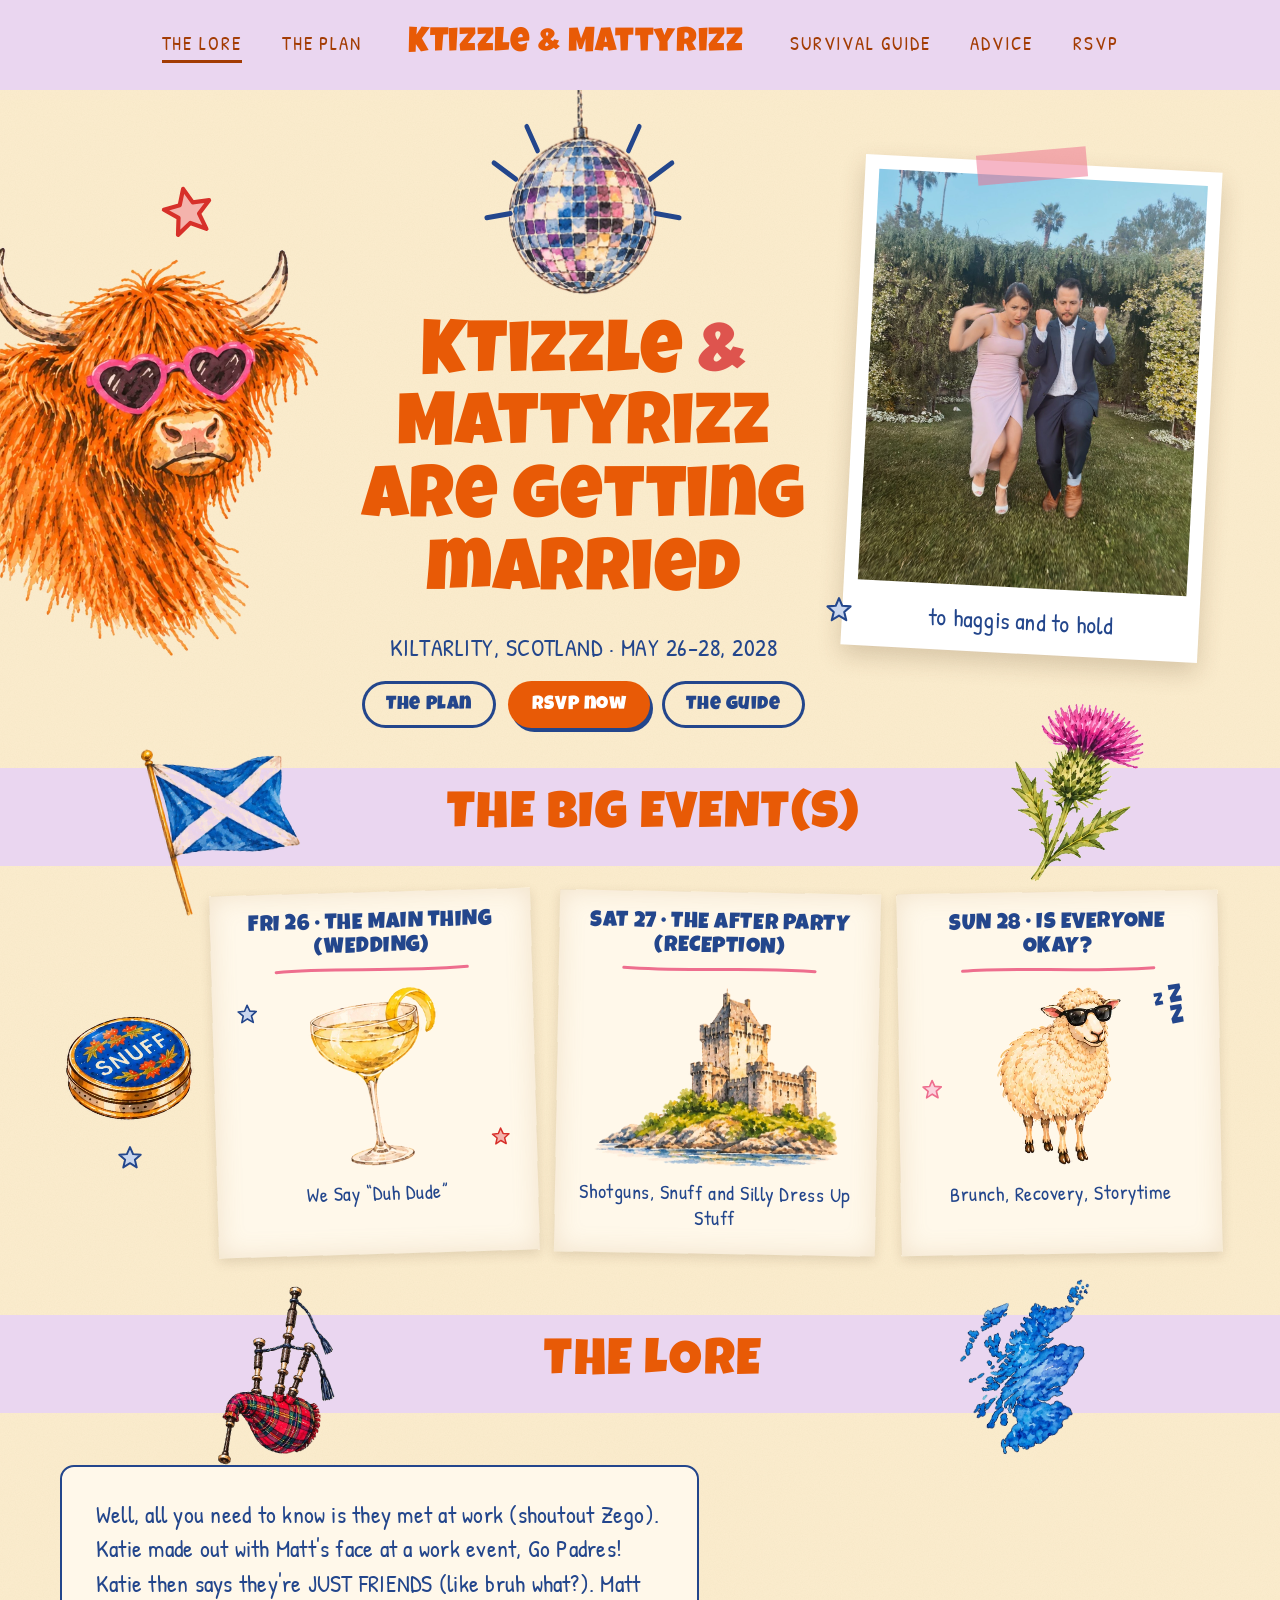
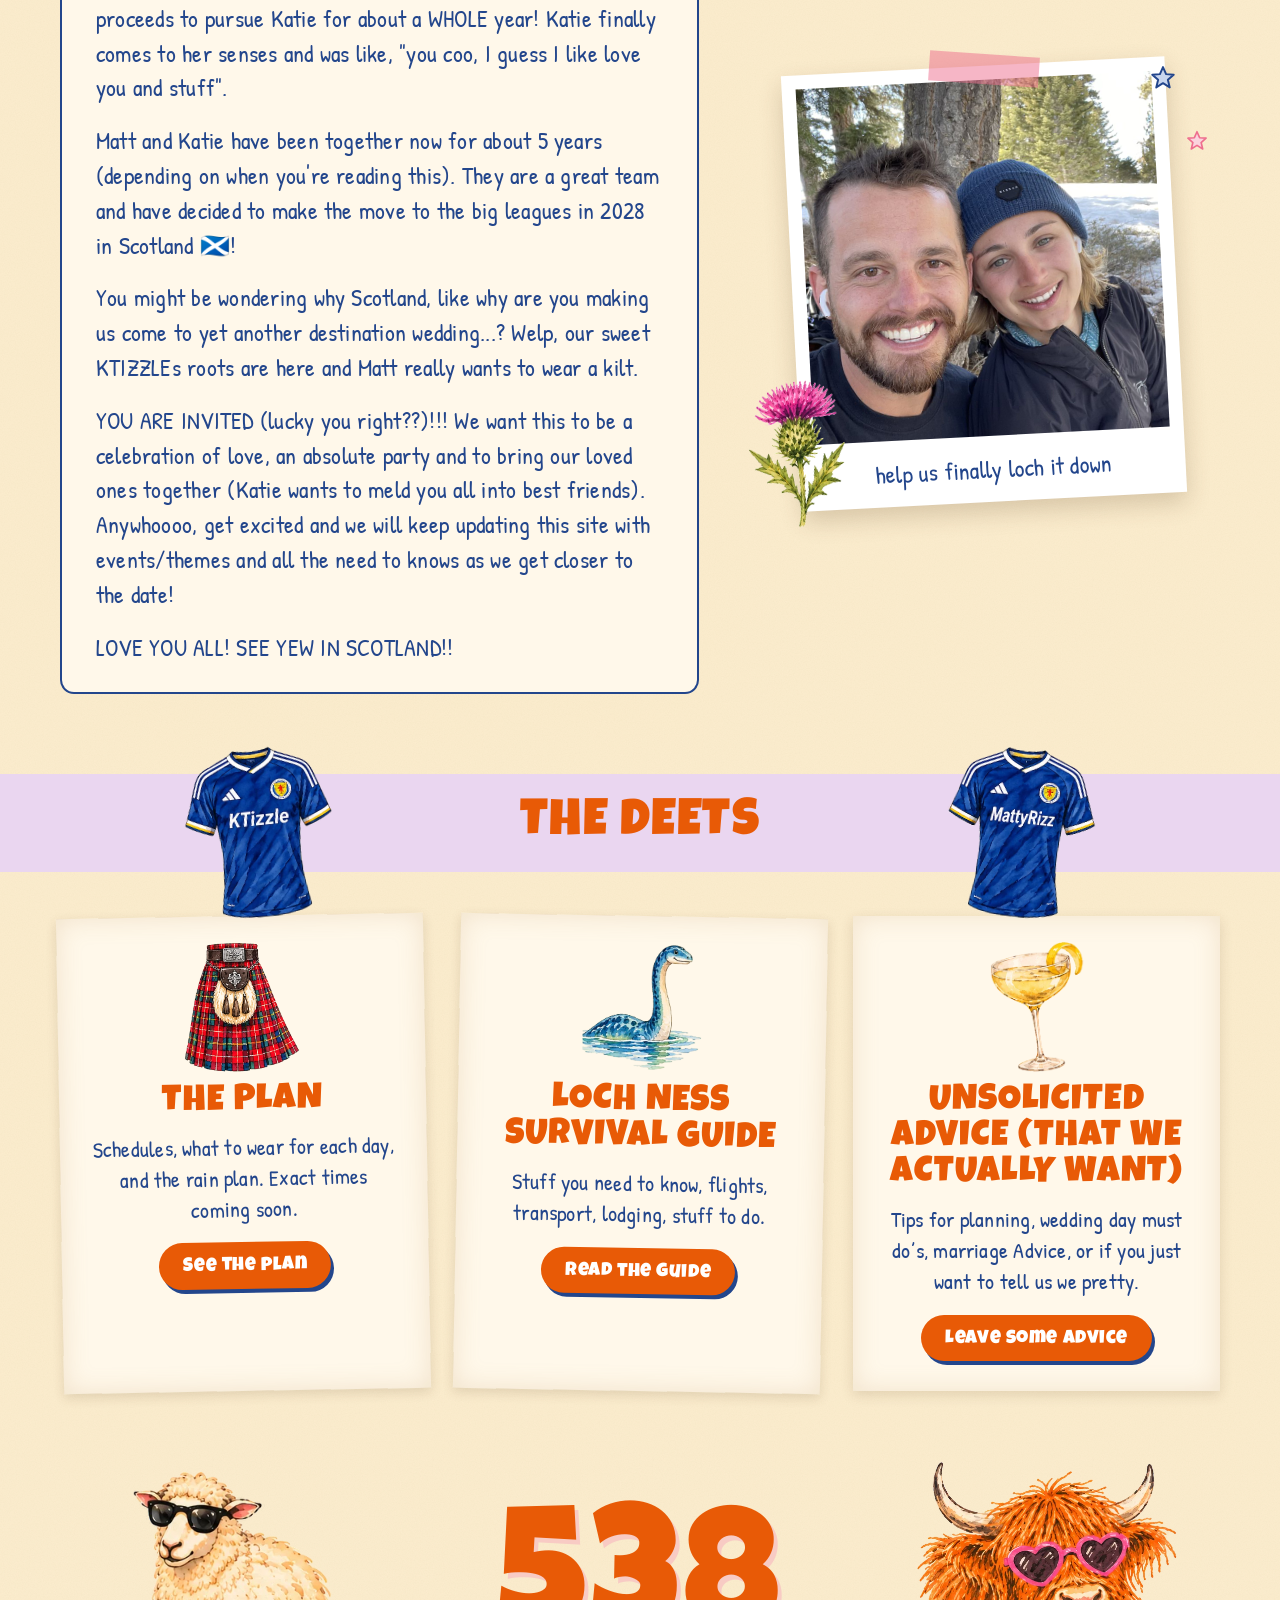
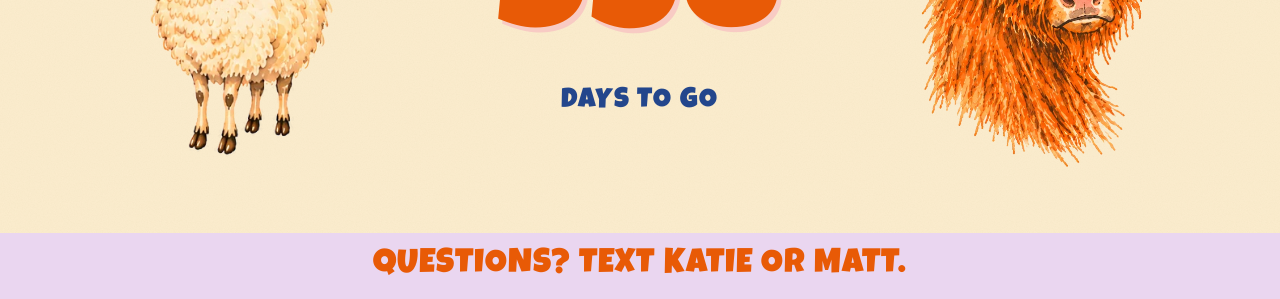
<file: index.html>
<!doctype html>
<html lang="en">
<head>
<meta charset="utf-8">
<meta name="viewport" content="width=device-width, initial-scale=1, viewport-fit=cover">
<title>KTizzle &amp; MattyRizz</title>
<meta name="description" content="KTizzle and MattyRizz are getting married in Kiltarlity, Scotland, 26 to 28 May 2028.">
<link rel="preconnect" href="https://fonts.googleapis.com">
<link rel="stylesheet" href="https://fonts.googleapis.com/css2?family=Luckiest+Guy&family=Patrick+Hand&display=swap">
<style>
/* Layout: poster-length home page. Hero = [cow + thistles | wedding details under a hanging disco ball | tilted polaroid of us].
   Then lavender bands introduce each part: Wedding Weekend (day cards), How We Got Here (story + photo), Need to Know
   (guide + advice), a scoreboard countdown between the sheep and the cow, and a lavender footer.
   Words are live text; each illustration sits in its own space, never over text. */
:root{
  --cream:#FCEDCE; --paper:#FFF8EA; --orange:#E85A06; --coral:#DE544E; --red:#D7302A; --red-soft:#F4B3AC;
  --blue:#23468C; --blue-soft:#C9D6EE; --pink:#EE6E8E; --pink-paper:#F8CBC4;
  --read:'Patrick Hand','Comic Sans MS','Segoe Print',cursive;
  --display:'Luckiest Guy','Arial Black',Impact,sans-serif;
  --hand:'Luckiest Guy','Arial Black',Impact,sans-serif; --navtext:#A33C04; --lilac:#EAD6F0;
  color-scheme:light;
}
*{box-sizing:border-box}
html,body{overflow-x:clip}
body{margin:0}
body{background-color:var(--cream);
  background-image:url("data:image/svg+xml,%3Csvg xmlns='http://www.w3.org/2000/svg' width='220' height='220'%3E%3Cfilter id='n'%3E%3CfeTurbulence type='fractalNoise' baseFrequency='.85' numOctaves='3' stitchTiles='stitch'/%3E%3CfeColorMatrix values='0 0 0 0 .45 0 0 0 0 .35 0 0 0 0 .2 0 0 0 .07 0'/%3E%3C/filter%3E%3Crect width='100%25' height='100%25' filter='url(%23n)'/%3E%3C/svg%3E");
  color:var(--blue);font-family:var(--hand);font-size:18px;line-height:1.35;letter-spacing:.03em;font-synthesis:none}
img{max-width:100%;height:auto;display:block}
a{color:inherit}
:focus-visible{outline:3px solid var(--orange);outline-offset:3px}
.gut{padding-left:max(16px,env(safe-area-inset-left,0px));padding-right:max(16px,env(safe-area-inset-right,0px))}
.wrap{max-width:1160px;margin:0 auto}
.star{display:block;width:var(--s,24px);height:var(--s,24px);flex:0 0 auto}
.star.r{color:var(--red);--f:var(--red-soft)} .star.b{color:var(--blue);--f:var(--blue-soft)} .star.p{color:var(--pink);--f:#FBD3DD}
.torn{clip-path:polygon(0 8%,4% 0,11% 5%,19% 1%,27% 6%,36% 0,45% 4%,54% 1%,63% 5%,72% 0,81% 4%,90% 1%,97% 5%,100% 0,99% 30%,100% 55%,98% 78%,100% 100%,93% 95%,85% 100%,76% 96%,67% 100%,58% 95%,49% 100%,40% 96%,31% 100%,22% 95%,13% 100%,5% 96%,0 100%,1% 70%,0 45%,2% 22%)}

/* menu bar */
.top{background:var(--lilac);position:relative;z-index:3}
.nav{display:flex;align-items:center;justify-content:center;flex-wrap:wrap;gap:8px 40px;padding-block:18px}
.nav a{text-decoration:none;font-family:var(--read);font-size:19px;letter-spacing:.1em;text-transform:uppercase;color:var(--navtext);padding:4px 0;border-bottom:3px solid transparent}
.nav a:hover,.nav a[aria-current="page"]{border-bottom-color:var(--navtext)}
.nav .brand{font-family:var(--display);font-size:34px;letter-spacing:.02em;text-transform:none;color:var(--orange);border:0;padding-inline:6px}
@media (max-width:760px){.nav{gap:4px 20px}.nav .brand{order:-1;flex-basis:100%;text-align:center;font-size:30px}.nav a{font-size:17px}}

/* hero */
.hero{display:grid;grid-template-columns:minmax(0,.7fr) minmax(0,1.25fr) minmax(0,1fr);grid-template-areas:"art details photo";gap:0 24px;align-items:center;padding-block:4px 30px}
.h-art{grid-area:art;display:flex;flex-direction:column;align-items:flex-start}
.h-art .cow{width:132%;max-width:none;margin-left:-34%}
.h-details{grid-area:details;align-self:start;display:flex;flex-direction:column;align-items:center;text-align:center}
.hero-thistle{display:none}
.disco-wrap{position:relative;width:clamp(110px,12vw,150px);margin:-12px 0 26px}
.disco-wrap .rays{position:absolute;left:-34px;top:14px;width:calc(100% + 68px);height:calc(100% - 10px);pointer-events:none}
h1{font-family:var(--display);font-weight:400;color:var(--orange);font-size:clamp(46px,5.8vw,76px);line-height:.98;letter-spacing:.01em;margin:0 0 16px}
h1 span{display:block}
h1 .amp{color:var(--coral);display:inline}
.tape{background:var(--paper);padding:10px 34px 12px;transform:rotate(-1.5deg);box-shadow:0 3px 10px rgba(80,50,20,.12)}
.tape p{margin:0;font-size:clamp(28px,3vw,40px);line-height:1.05}
.swoosh{display:block;height:16px;width:min(380px,88%);margin:-6px auto 0}
.place{margin:6px 0 0;font-family:var(--read);font-size:clamp(19px,1.9vw,24px);text-transform:uppercase;letter-spacing:.02em;line-height:1.15}
.btns{display:flex;gap:12px;flex-wrap:wrap;justify-content:center;margin-top:20px}
.btn{display:inline-block;text-decoration:none;font-family:var(--display);font-size:19px;letter-spacing:.03em;padding:12px 24px 9px;border-radius:999px;background:var(--orange);color:#fff;box-shadow:3px 4px 0 var(--blue);transition:transform .15s}
.btn:hover{transform:translateY(-2px) rotate(-1deg)}
.btn.ghost{background:transparent;color:var(--blue);box-shadow:inset 0 0 0 3px var(--blue)}

.h-photo{grid-area:photo;position:relative;justify-self:center;width:min(380px,100%);padding:26px 10px 30px}
.polaroid{background:#fff;padding:14px 14px 20px;margin:0;box-shadow:0 10px 24px rgba(80,50,20,.2);transform:rotate(3deg)}
.polaroid img{width:100%;height:auto;aspect-ratio:4/5;object-fit:cover;object-position:50% 40%}
.polaroid figcaption{font-family:var(--read);font-weight:400;font-size:24px;letter-spacing:.01em;line-height:26px;text-align:center;margin:0;padding-top:20px;color:var(--blue)}
.tape-strip{position:absolute;top:14px;left:50%;width:110px;height:30px;transform:translateX(-50%) rotate(-5deg);background:rgba(238,110,142,.5)}
.stamp{position:absolute;top:-4px;right:-18px;transform:rotate(9deg);background:var(--paper);padding:5px;box-shadow:0 3px 8px rgba(80,50,20,.18)}
.stamp-in{border:2px dashed var(--blue);padding:8px 12px 6px;text-align:center;font-size:16px;line-height:1.05}
.stamp-in svg{display:block;margin:3px auto 0}
.h-photo .s1{position:absolute;left:-18px;bottom:60px}

/* big weekend */
.plan-band{background:var(--lilac);margin-top:10px}
.plan-band.gut{padding-inline:0}
.plan-band.gap{margin-top:60px}
.band-art{flex:0 0 auto;position:relative;z-index:2;object-fit:contain}
.band-art.left{width:150px;height:170px;margin:-44px 0 -64px;transform:rotate(-6deg)}
.band-art.right{width:124px;height:186px;margin:-58px 0 -58px;transform:rotate(8deg)}
.band-art.pair{width:150px;height:170px;margin:-40px 0 -60px}
.band-art.pair.l{transform:rotate(-6deg)} .band-art.pair.r{transform:rotate(6deg)}
/* band lettering: trim the font's empty space above and below so the letters sit dead centre */
@supports (text-box: trim-both cap alphabetic){
  .banner-row h2,.foot p{text-box:trim-both cap alphabetic}
  .banner-row{padding-block:22px}
}
.foot p{margin:0;text-align:center;color:var(--orange);font-size:clamp(22px,2.8vw,34px);line-height:1.1;letter-spacing:.03em;text-transform:uppercase}

/* how we got here */
.lore{display:grid;grid-template-columns:minmax(0,1.15fr) minmax(0,.85fr);gap:48px;align-items:center;padding-block:52px 20px}
.lore > div:first-child{border:2px solid var(--blue);border-radius:14px;padding:30px 34px 14px;background:var(--paper)}
.lore > div:first-child p:last-child{margin-bottom:14px}
.lore p{margin:0 0 18px;max-width:52ch;font-family:var(--read);font-weight:400;font-size:24px;line-height:1.45;letter-spacing:.01em}
.ph{background:rgba(238,110,142,.25);padding:0 6px;border-radius:4px}
.circle-wrap{position:relative;justify-self:center;width:min(400px,100%);padding:20px 8px 10px}
.lore-pol{transform:rotate(-3deg)}
.lore-pol img{aspect-ratio:1/1}
.circle-wrap .tape-strip{top:8px;transform:translateX(-50%) rotate(4deg)}
.circle-wrap .thistle{position:absolute;z-index:2;left:-34px;bottom:-14px;width:96px;transform:rotate(-12deg)}
.circle-wrap .star{position:absolute}

/* need to know */
.info{display:grid;grid-template-columns:repeat(3,minmax(0,1fr));gap:30px;padding-block:44px 10px}
.tile{background:var(--paper);box-shadow:inset 0 0 26px rgba(190,150,90,.22),0 4px 12px rgba(80,50,20,.14);padding:26px 30px 30px;display:flex;flex-direction:column;align-items:center;text-align:center;gap:12px}
.tile:nth-child(1){transform:rotate(-1deg)} .tile:nth-child(2){transform:rotate(1deg)}
.tile .art{height:130px;width:auto;max-width:100%}
.tile h3{margin:0;color:var(--orange);font-weight:400;font-size:clamp(28px,3vw,36px);line-height:1;letter-spacing:.03em;text-transform:uppercase}
.tile p{margin:0;max-width:46ch;font-family:var(--read);font-weight:400;font-size:22px;line-height:1.4;letter-spacing:.01em}
.tile .btn{margin-top:6px}
.banner-row{display:flex;align-items:center;padding-block:14px}
.banner-row .sp{flex:1 1 0;min-width:8px}
.banner-row h2{flex:0 1 auto}
.banner-row .flag{flex:0 0 auto;width:150px;max-width:150px;margin:-44px 0 -64px;transform:rotate(-6deg);position:relative;z-index:2}
.banner-row .thistle{flex:0 0 auto;width:124px;max-width:124px;margin:-81px 0 -35px;justify-self:center;transform:rotate(14deg);position:relative;z-index:2}
.band-link{color:inherit;text-decoration:none}
.band-link:hover{text-decoration:underline;text-decoration-thickness:3px;text-underline-offset:.12em}
.banner-row h2{margin:0;text-align:center;font-family:var(--display);font-weight:400;color:var(--orange);font-size:clamp(32px,4vw,52px);line-height:1;letter-spacing:.03em;text-transform:uppercase}

.cards-row{display:grid;grid-template-columns:minmax(0,140px) minmax(0,1fr);gap:14px;align-items:stretch;margin-top:26px}
.rail{display:flex;flex-direction:column;align-items:center;justify-content:center;gap:20px;padding-top:40px}
.rail .thistle{width:130px;transform:rotate(-30deg)}
.rail .snuff{width:130px;transform:rotate(-8deg)}
.cards{display:grid;grid-template-columns:repeat(3,minmax(0,1fr));gap:22px}
.card{background:var(--paper);box-shadow:inset 0 0 26px rgba(190,150,90,.22),0 4px 12px rgba(80,50,20,.14);padding:20px 18px 24px;display:flex;flex-direction:column;align-items:center;text-align:center;gap:8px}
.card:nth-child(1){transform:rotate(-1.6deg)} .card:nth-child(2){transform:rotate(1deg)} .card:nth-child(3){transform:rotate(-.8deg)}
.card h3{margin:0;font-size:22px;line-height:1.1;text-transform:uppercase;min-height:2.2em;display:flex;align-items:center}
.card .uline{width:70%;height:10px;display:block;margin-top:-4px}
.ill{position:relative;height:190px;width:100%;display:flex;align-items:center;justify-content:center;padding:6px 34px}
.ill img{max-height:100%;width:auto;max-width:100%}
.ill .star{position:absolute}
.zzz{position:absolute;top:8px;right:16px;font-size:26px;line-height:.8;transform:rotate(-8deg)}
.zzz small{font-size:18px}
.card p{margin:0;font-family:var(--read);font-size:20px;line-height:1.25}

/* landscape + countdown */
/* scoreboard countdown */
.score{display:grid;grid-template-columns:minmax(0,1fr) minmax(0,1.3fr) minmax(0,1fr);align-items:center;gap:10px;padding-block:60px 56px}
.score .sheep{width:min(200px,100%);justify-self:center;transform:scaleX(-1)}
.score .cow{width:min(260px,100%);justify-self:center}
.score-mid{display:flex;flex-direction:column;align-items:center;text-align:center}
.big{margin:0;color:var(--orange);font-size:clamp(84px,14vw,170px);line-height:1;letter-spacing:.02em;text-shadow:4px 5px 0 var(--pink-paper);font-variant-numeric:tabular-nums}
.score .sub{margin:6px 0 0;font-size:clamp(20px,2.4vw,28px);letter-spacing:.06em;text-transform:uppercase}

/* tablet and phone */
@media (max-width:920px){
  .hero{grid-template-columns:minmax(0,1fr);grid-template-areas:"art" "details" "photo";gap:10px}
  .h-art{flex-direction:row;align-items:flex-end;justify-content:center;gap:0}
  .h-art .cow{width:min(300px,62%);margin:0}
  .h-art .star-top{display:none}
  .disco-wrap{margin-top:0}
  .h-photo{width:min(340px,92%)}
  .cards-row{grid-template-columns:minmax(0,1fr)}
  .lore{grid-template-columns:minmax(0,1fr);gap:30px;padding-top:36px}
  .circle-wrap{width:min(320px,86%)}
  .circle-wrap .thistle{left:-46px;bottom:-22px;width:64px}
  .info{grid-template-columns:minmax(0,1fr);max-width:460px;margin:0 auto;padding-top:36px}
  .plan-band.gap{margin-top:44px}
  .rail{flex-direction:row;justify-content:center;padding-top:0;order:2;gap:26px}
  .rail .thistle{width:110px}
  .rail .snuff{width:110px;margin-top:0}
  .cards{grid-template-columns:minmax(0,1fr);max-width:400px;margin:0 auto;gap:28px}
  .banner-row .sp{min-width:6px}
  .banner-row .flag{width:84px;max-width:84px;margin:-26px 0 -34px}
  .banner-row .thistle{width:66px;max-width:66px;margin:-38px 0 -22px}
        .band-art.left{width:84px;height:95px;margin:-26px 0 -34px}
  .band-art.right{width:66px;height:99px;margin:-30px 0 -30px}
  .band-art.pair{width:84px;height:95px;margin:-24px 0 -32px}
  .rail{padding-top:0}
  .score{gap:4px;padding-block:44px 40px}
}
@media (max-width:600px){
  .nav{padding-block:12px;gap:2px 16px}
  .nav a{font-size:16px}
  .nav .brand{font-size:26px}
  /* top: disco ball centred, names under it */
  .hero{position:relative;padding-block:0 18px;gap:4px 14px;grid-template-columns:minmax(0,1fr);grid-template-areas:"disco" "h1" "place" "btns" "photo"}
  .h-details{display:contents}
  .disco-wrap{grid-area:disco;width:84px;margin:-8px auto 4px;justify-self:center}
  .hero h1{grid-area:h1;align-self:end}
  .hero .place{grid-area:place;align-self:start;background:var(--lilac);margin:0 -16px;padding:12px 16px 0;line-height:1.25}
  .hero .btns{grid-area:btns;background:var(--lilac);margin:-4px -16px 0;padding:12px 16px 16px}
  .hero .btns{display:grid;grid-template-columns:1fr 1fr;justify-items:center;gap:12px}
  .hero .btns .btn{width:100%;text-align:center;box-sizing:border-box}
  .hero .btns a[href="rsvp.html"]{grid-column:1/-1;order:3;width:auto;min-width:50%}
  .hero .btns a[href="plan.html"]{order:1}
  .hero .btns a[href="guide.html"]{order:2}
  .h-art{display:block;position:absolute;left:3px;top:150px;width:84px;z-index:2;margin:0}
  .h-art .cow{width:84px;max-width:none;margin:0}
  .hero-thistle{display:block;position:absolute;right:4px;top:158px;width:56px;height:auto;transform:rotate(-35deg);z-index:2}
  .hero h1{margin-top:12px;position:relative;z-index:1;left:10px}
  .hero .polaroid{padding-bottom:20px}
  .lore > div:first-child{border:2px solid var(--blue);border-radius:14px;padding:18px 18px 4px;background:var(--paper)}
  .lore > div:first-child p:last-child{margin-bottom:14px}
  .h-photo{grid-area:photo;top:18px}
  h1{font-size:44px;margin-bottom:10px}
  .place{font-size:19px}
  .btns{margin-top:14px}
  .btn{font-size:17px;padding:10px 20px 8px}
  .h-photo{width:min(270px,80%);padding-top:18px}
  /* bands: smaller lettering and art so headings stay on one or two lines */
  .banner-row h2{font-size:26px}
  .banner-row .flag,.band-art.left,.band-art.pair{width:62px;height:70px;margin:-18px 0 -22px}
  .banner-row .thistle,.band-art.right{width:52px;height:78px;margin:-26px 0 -12px}
  @supports (text-box: trim-both cap alphabetic){.banner-row{padding-block:18px}}
  /* day cards: picture on the left, words on the right */
  .cards{gap:16px;max-width:none}
  .card{display:grid;grid-template-columns:124px minmax(0,1fr);grid-template-areas:"ill h" "ill u" "ill p";align-items:center;text-align:left;gap:2px 14px;padding:14px 16px 16px}
  .card h3{grid-area:h;font-size:18px;min-height:0;justify-content:flex-start}
  .card .uline{grid-area:u;width:85%;margin:0}
  .card .ill{grid-area:ill;height:92px;padding:0}
  .cards .card:nth-child(2) .ill img{width:auto;max-width:none;height:94px;margin:0 auto}
  .card .ill .star{display:none}
  .card .zzz{display:none}
  .card p{grid-area:p;font-size:17px}
  .rail{display:none}
  /* story and info */
  .lore p{font-size:20px}
  .polaroid figcaption{font-size:20px;line-height:24px}
  .circle-wrap{width:min(260px,80%)}
  .tile{padding:18px 18px 22px;gap:8px}
  .tile .art{height:90px}
  .tile h3{font-size:26px}
  .tile p{font-size:19px}
  .foot p{font-size:17px}
}
@media (prefers-reduced-motion:reduce){*{transition:none!important}}
</style>
</head>
<body>

<svg width="0" height="0" style="position:absolute" aria-hidden="true">
  <symbol id="st" viewBox="0 0 32 32"><path d="M16 2.5 L19.8 11.2 L29.2 11.9 L22 18.2 L24.3 27.6 L16 22.4 L7.7 27.6 L10 18.2 L2.8 11.9 L12.2 11.2 Z" fill="var(--f)" stroke="currentColor" stroke-width="2.4" stroke-linejoin="round"/></symbol>
</svg>

<header class="top gut">
  <nav class="nav" aria-label="Main">
    <a href="./" aria-current="page">The Lore</a>
    <a href="plan.html">The Plan</a>
    <a class="brand" href="./">KTizzle &amp; MattyRizz</a>
    <a href="guide.html">Survival Guide</a>
    <a href="advice.html">Advice</a>
    <a href="rsvp.html">RSVP</a>
  </nav>
</header>

<main id="top">
  <div class="gut">
    <div class="wrap hero">
      <div class="h-art">
        <svg class="star r star-top" style="--s:56px;margin:18px 0 6px 38%;transform:rotate(-12deg)" aria-hidden="true"><use href="#st"/></svg>
        <img class="cow" src="art/cow.webp" alt="">
      </div>

      <div class="h-details">
        <div class="disco-wrap">
          <svg class="rays" viewBox="0 0 240 200" preserveAspectRatio="none" aria-hidden="true"><g stroke="#23468C" stroke-width="5" stroke-linecap="round"><path d="M14 120 L40 116"/><path d="M22 66 L46 82"/><path d="M58 30 L70 54"/><path d="M226 120 L200 116"/><path d="M218 66 L194 82"/><path d="M182 30 L170 54"/></g></svg>
          <img src="art/disco.webp" alt="">
        </div>
        <h1><span>KTizzle <span class="amp">&amp;</span></span><span>MattyRizz</span><span>are getting</span><span>married</span></h1>
        <img class="hero-thistle" src="art/thistle-up.webp" alt="" aria-hidden="true">
        <p class="place"><span style="white-space:nowrap">Kiltarlity, Scotland</span> &middot; <span style="white-space:nowrap">May 26&ndash;28, 2028</span></p>
        <div class="btns">
          <a class="btn ghost" href="plan.html">The Plan</a>
          <a class="btn" href="rsvp.html">RSVP now</a>
          <a class="btn ghost" href="guide.html">The guide</a>
        </div>
      </div>

      <div class="h-photo">
        <figure class="polaroid">
          <img src="img/hero.jpg" alt="Katie and Matt striking a dramatic dance pose on a garden lawn, dressed up for a party" width="1100" height="1467">
          <figcaption>to haggis and to hold</figcaption>
        </figure>
        <span class="tape-strip" aria-hidden="true"></span>
        <svg class="star b s1" style="--s:28px" aria-hidden="true"><use href="#st"/></svg>
      </div>
    </div>
  </div>

  <div class="plan-band gut" id="weekend">
      <div class="banner-row">
        <span class="sp"></span>
        <img class="flag" src="art/flag.webp" alt="">
        <span class="sp"></span>
        <h2><a class="band-link" href="plan.html">The Big Event(s)</a></h2>
        <span class="sp"></span>
        <img class="thistle" src="art/thistle-up.webp" alt="">
        <span class="sp"></span>
      </div>
  </div>

  <section class="gut">
    <div class="wrap">

      <div class="cards-row">
        <div class="rail">
          <img class="snuff" src="art/snuff.webp" alt="">
          <svg class="star b" style="--s:26px" aria-hidden="true"><use href="#st"/></svg>
        </div>
        <div class="cards">
          <article class="card">
            <h3>Fri 26 &middot; The Main Thing (Wedding)</h3>
            <svg class="uline" viewBox="0 0 200 10" preserveAspectRatio="none" aria-hidden="true"><path d="M4 6 C60 2 120 9 196 5" fill="none" stroke="#EE6E8E" stroke-width="3" stroke-linecap="round"/></svg>
            <div class="ill">
              <svg class="star b" style="--s:22px;left:6px;top:18px" aria-hidden="true"><use href="#st"/></svg>
              <img src="art/coupe.webp" alt="">
              <svg class="star r" style="--s:20px;right:8px;bottom:22px" aria-hidden="true"><use href="#st"/></svg>
            </div>
            <p>We Say “Duh Dude”</p>
          </article>
          <article class="card">
            <h3>Sat 27 &middot; The After Party (Reception)</h3>
            <svg class="uline" viewBox="0 0 200 10" preserveAspectRatio="none" aria-hidden="true"><path d="M4 5 C70 9 130 2 196 6" fill="none" stroke="#EE6E8E" stroke-width="3" stroke-linecap="round"/></svg>
            <div class="ill" style="padding-inline:10px">
              <img src="art/castle.webp" alt="">
            </div>
            <p>Shotguns, Snuff and Silly Dress Up Stuff</p>
          </article>
          <article class="card">
            <h3>Sun 28 &middot; Is Everyone Okay?</h3>
            <svg class="uline" viewBox="0 0 200 10" preserveAspectRatio="none" aria-hidden="true"><path d="M4 6 C60 2 120 9 196 5" fill="none" stroke="#EE6E8E" stroke-width="3" stroke-linecap="round"/></svg>
            <div class="ill">
              <svg class="star p" style="--s:22px;left:4px;top:50%" aria-hidden="true"><use href="#st"/></svg>
              <img src="art/sheep-a.webp" alt="">
              <span class="zzz" aria-hidden="true"><small>z</small> z<br>&nbsp;&nbsp;Z</span>
            </div>
            <p>Brunch, Recovery, Storytime</p>
          </article>
        </div>
      </div>
    </div>
  </section>

  <div class="plan-band gut gap" id="lore">
    <div class="banner-row"><span class="sp"></span><img class="band-art left" src="art/bagpipes.webp" alt=""><span class="sp"></span><h2>The Lore</h2><span class="sp"></span><img class="band-art right" src="art/map.webp" alt=""><span class="sp"></span></div>
  </div>
  <section class="gut">
    <div class="wrap lore">
      <div>
        <p>Well, all you need to know is they met at work (shoutout Zego). Katie made out with Matt's face at a work event, Go Padres! Katie then says they're JUST FRIENDS (like bruh what?). Matt proceeds to pursue Katie for about a WHOLE year! Katie finally comes to her senses and was like, "you coo, I guess I like love you and stuff".</p>
        <p>Matt and Katie have been together now for about 5 years (depending on when you're reading this). They are a great team and have decided to make the move to the big leagues in 2028 in Scotland 🏴󠁧󠁢󠁳󠁣󠁴󠁿!</p>
        <p>You might be wondering why Scotland, like why are you making us come to yet another destination wedding...? Welp, our sweet KTIZZLEs roots are here and Matt really wants to wear a kilt.</p>
        <p>YOU ARE INVITED (lucky you right??)!!! We want this to be a celebration of love, an absolute party and to bring our loved ones together (Katie wants to meld you all into best friends). Anywhoooo, get excited and we will keep updating this site with events/themes and all the need to knows as we get closer to the date!</p>
        <p>LOVE YOU ALL! SEE YEW IN SCOTLAND!!</p>
      </div>
      <div class="circle-wrap">
        <figure class="polaroid lore-pol"><img src="img/us.jpg" alt="Matt and Katie smiling together in a snowy pine forest" width="800" height="800">
          <figcaption>help us finally loch it down</figcaption>
        </figure>
        <span class="tape-strip" aria-hidden="true"></span>
        <img class="thistle" src="art/thistle-up.webp" alt="">
        <svg class="star b" style="--s:26px;right:2%;top:4%" aria-hidden="true"><use href="#st"/></svg>
        <svg class="star p" style="--s:22px;right:-6%;top:18%" aria-hidden="true"><use href="#st"/></svg>
      </div>
    </div>
  </section>

  <div class="plan-band gut gap" id="info">
    <div class="banner-row"><span class="sp"></span><img class="band-art pair l" src="art/jersey-k.webp" alt=""><span class="sp"></span><h2>The Deets</h2><span class="sp"></span><img class="band-art pair r" src="art/jersey-m.webp" alt=""><span class="sp"></span></div>
  </div>
  <section class="gut">
    <div class="wrap info">
      <article class="tile">
        <img class="art" src="art/kilt.webp" alt="">
        <h3>The Plan</h3>
        <p>Schedules, what to wear for each day, and the rain plan. Exact times coming soon.</p>
        <a class="btn" href="plan.html">See the plan</a>
      </article>
      <article class="tile">
        <img class="art" src="art/nessie.webp" alt="">
        <h3>Loch Ness Survival Guide</h3>
        <p>Stuff you need to know, flights, transport, lodging, stuff to do.</p>
        <a class="btn" href="guide.html">Read the guide</a>
      </article>
      <article class="tile">
        <img class="art" src="art/coupe.webp" alt="">
        <h3>Unsolicited Advice (that we actually want)</h3>
        <p>Tips for planning, wedding day must do’s, marriage Advice, or if you just want to tell us we pretty.</p>
        <a class="btn" href="advice.html">Leave some advice</a>
      </article>
    </div>
  </section>

  <section class="gut" aria-label="Countdown">
    <div class="wrap score">
      <img class="sheep" src="art/sheep-a.webp" alt="">
      <div class="score-mid">
        <p class="big" id="cd-d">563</p>
        <p class="sub">days to go</p>
      </div>
      <img class="cow" src="art/cow.webp" alt="">
    </div>
  </section>
</main>

<footer class="plan-band gut foot">
  <div class="banner-row"><span class="sp"></span><p>Questions? Text Katie or Matt.</p><span class="sp"></span></div>
</footer>

<script>
(function(){
  // Midnight on 26 May 2028 in Scotland (BST, UTC+1)
  var target=Date.UTC(2028,4,25,23,0,0);
  var d=document.getElementById('cd-d');
  function tick(){ d.textContent=Math.max(0,Math.ceil((target-Date.now())/86400000)); }
  tick(); setInterval(tick,60000);
})();
</script>

</body>
</html>
</file>
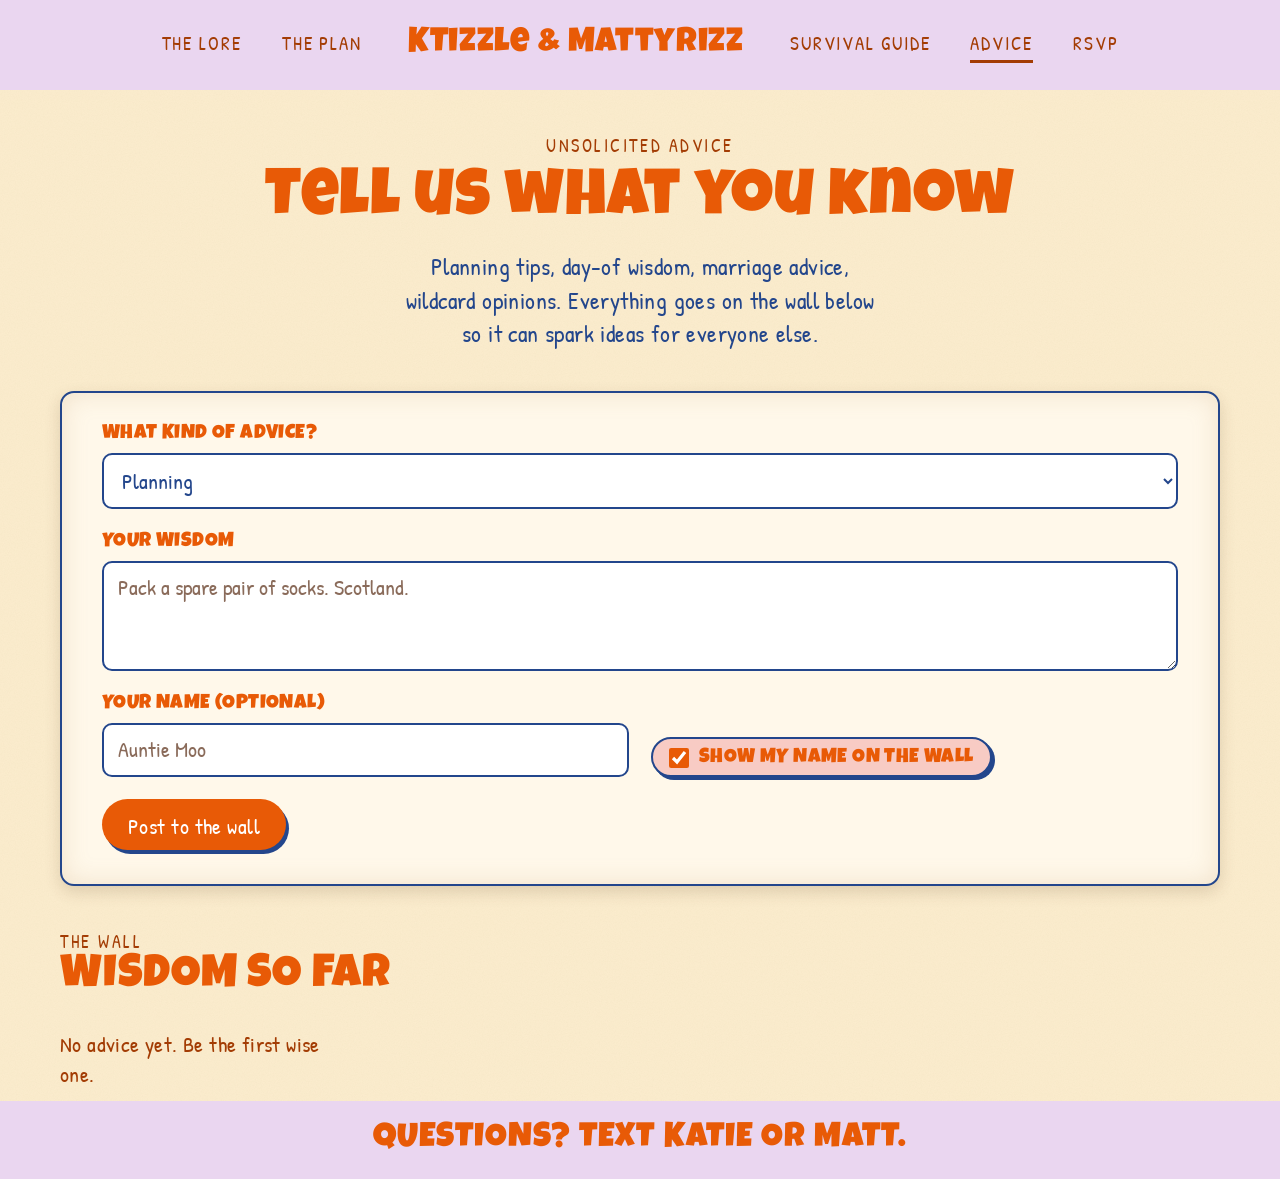
<file: advice.html>
<!doctype html>
<html lang="en">
<head>
<meta charset="utf-8">
<meta name="viewport" content="width=device-width, initial-scale=1, viewport-fit=cover">
<meta name="claude:viewport-fit-sides" content="cover">
<title>Unsolicited Advice · KTizzle and MattyRizz</title>
<meta name="description" content="KTizzle and MattyRizz are getting married at Blairmore Millhouse, Inverness, 26 to 28 May 2028.">
<link rel="preconnect" href="https://fonts.googleapis.com">
<link rel="stylesheet" href="https://fonts.googleapis.com/css2?family=Luckiest+Guy&family=Patrick+Hand&display=swap">
<link rel="stylesheet" href="highland.css?v=1">
</head>
<body>
<header class="top gut">
  <nav class="nav" aria-label="Main">
    <a href="./">The Lore</a>
    <a href="plan.html">The Plan</a>
    <a class="brand" href="./">KTizzle &amp; MattyRizz</a>
    <a href="guide.html">Survival Guide</a>
    <a href="advice.html" aria-current="page">Advice</a>
    <a href="rsvp.html">RSVP</a>
  </nav>
</header>

<main>
  <header class="pagehead gut">
    <div class="wrap">
      <p class="eyebrow">Unsolicited Advice</p>
      <h1>Tell us what you know</h1>
      <p class="lede">Planning tips, day-of wisdom, marriage advice, wildcard opinions. Everything goes on the wall below so it can spark ideas for everyone else.</p>
    </div>
  </header>

  <section class="gut tight">
    <div class="wrap">
      <form class="form" id="advice-form" novalidate>
        <div class="field">
          <label for="category">What kind of advice?</label>
          <select id="category" name="category">
            <option>Planning</option>
            <option>Day-of</option>
            <option>Marriage</option>
            <option>Wildcard</option>
          </select>
        </div>
        <div class="field">
          <label for="advice">Your wisdom</label>
          <textarea id="advice" name="advice" placeholder="Pack a spare pair of socks. Scotland." maxlength="600"></textarea>
          <p class="err" id="err-advice" hidden>Write a little something first.</p>
        </div>
        <div class="row2">
          <div class="field">
            <label for="aname">Your name (optional)</label>
            <input type="text" id="aname" name="name" autocomplete="name" placeholder="Auntie Moo">
          </div>
          <div class="field" style="align-content:end">
            <label class="opt" style="justify-self:start"><input type="checkbox" id="showName" name="showName" checked><span>Show my name on the wall</span></label>
          </div>
        </div>
        <div><button type="submit" class="pill">Post to the wall</button></div>
        <div id="advice-status" tabindex="-1" role="status" hidden></div>
      </form>
    </div>
  </section>

  <section class="gut section">
    <div class="wrap">
      <p class="eyebrow">The wall</p>
      <h2 class="sec">Wisdom so far</h2>
      <div class="wall" id="wall" aria-live="polite">
        <div class="wall-empty">Loading the wall&hellip;</div>
      </div>
    </div>
  </section>
</main>

<footer class="site gut">
  <div class="wrap"><p>Questions? Text Katie or Matt.</p></div>
</footer>
<script src="site.js?v=4"></script>
</body>
</html>
</file>
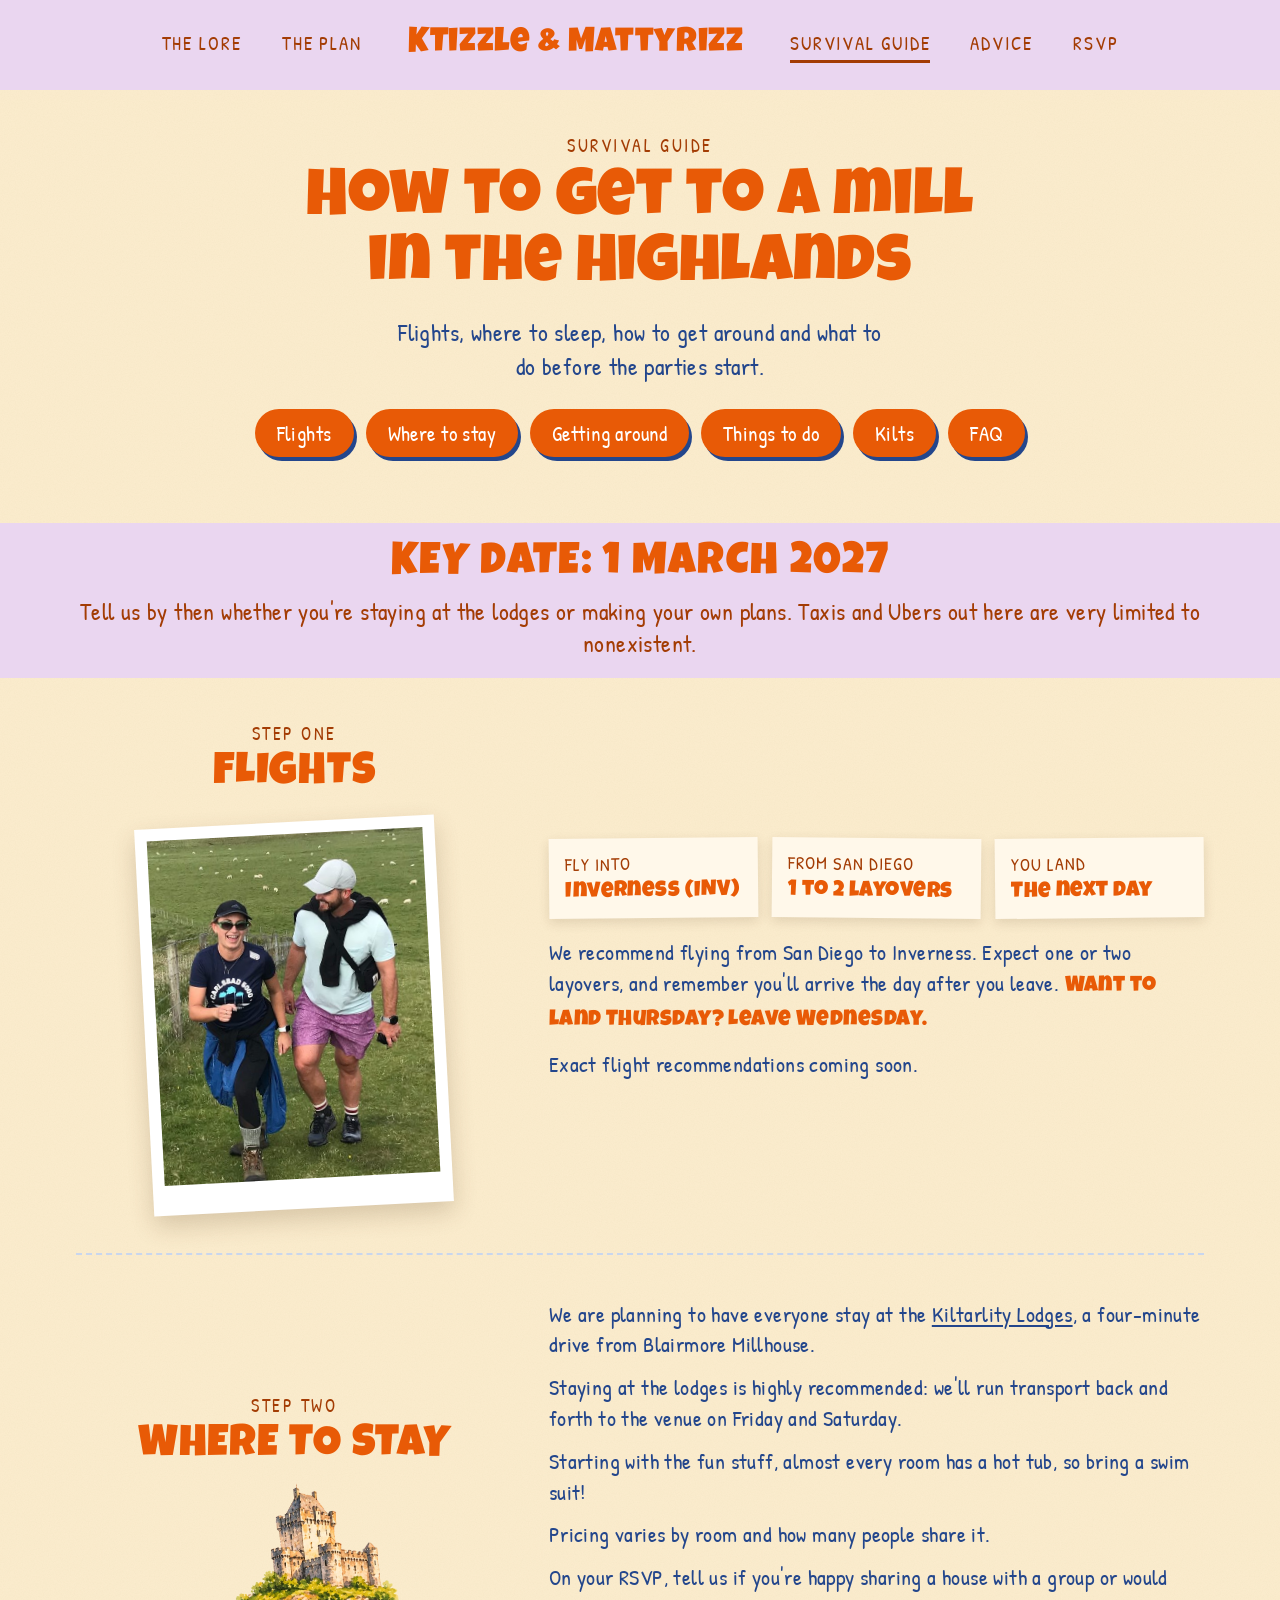
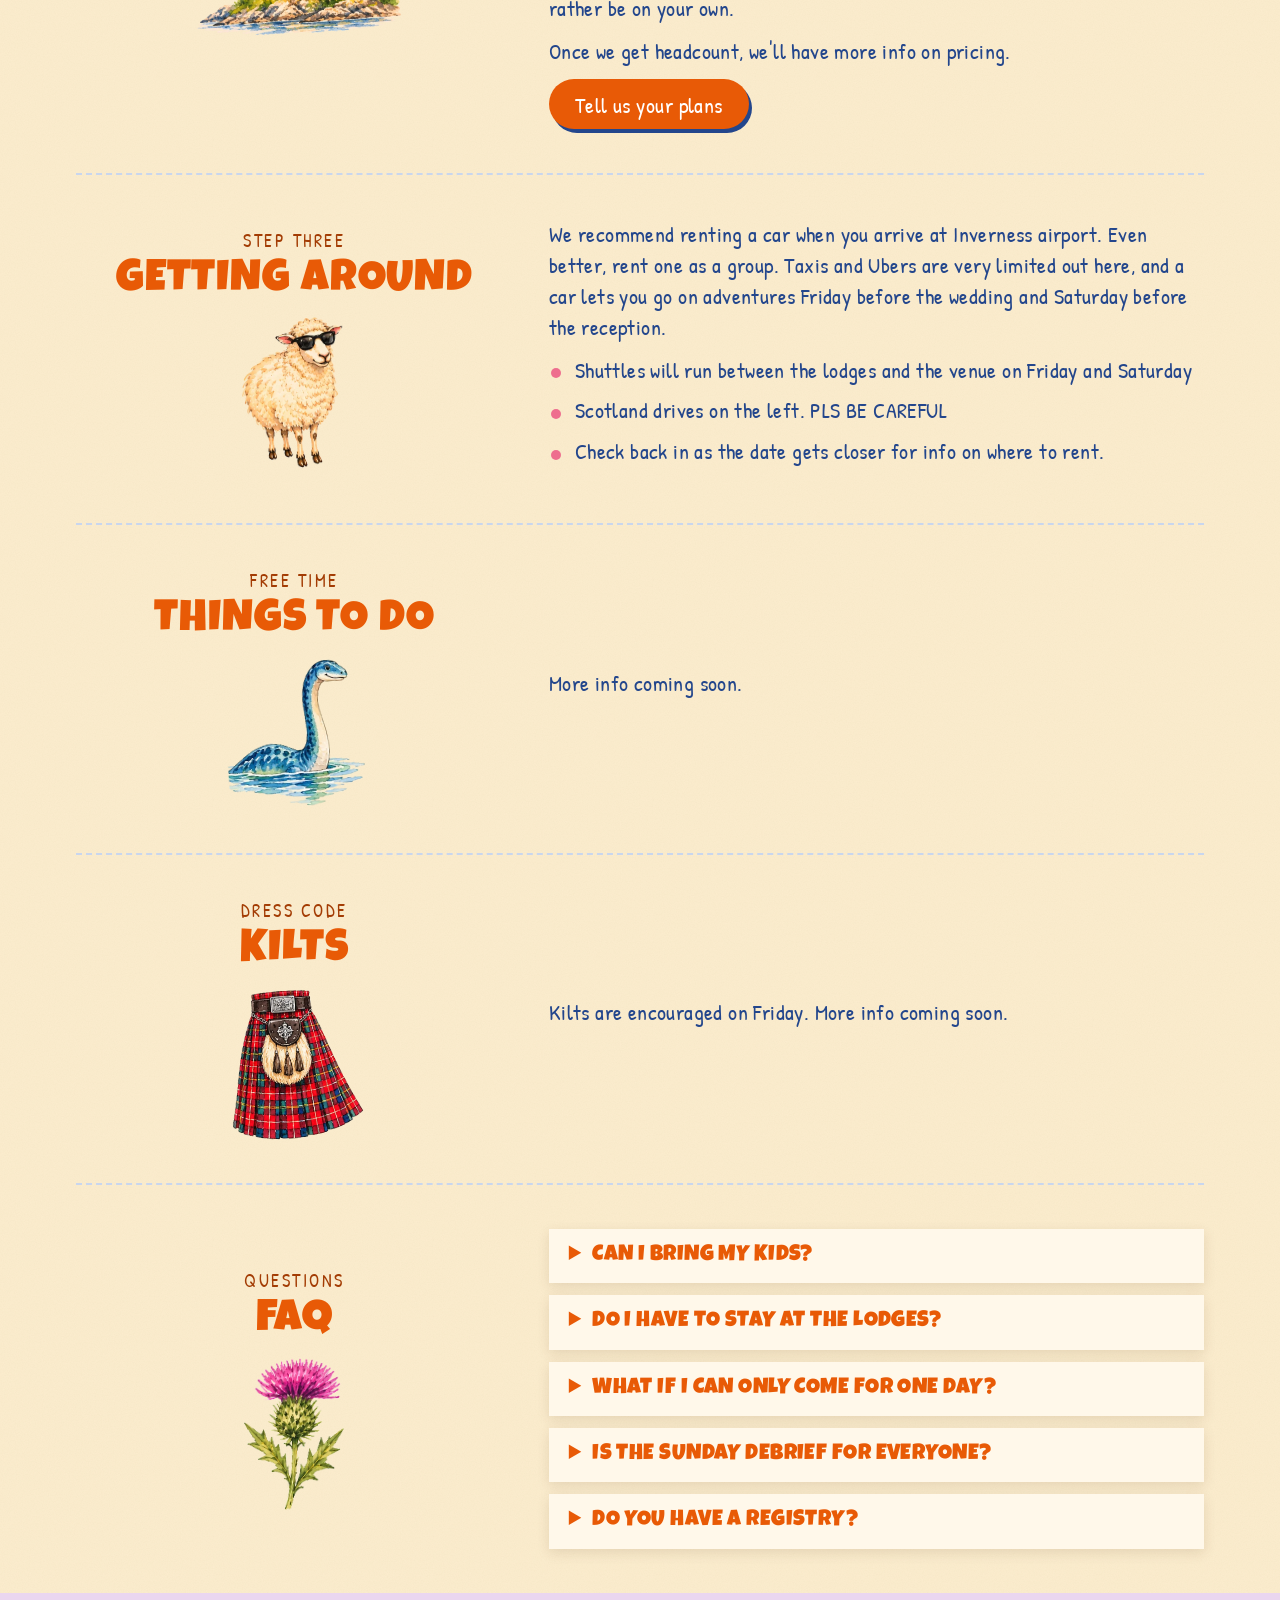
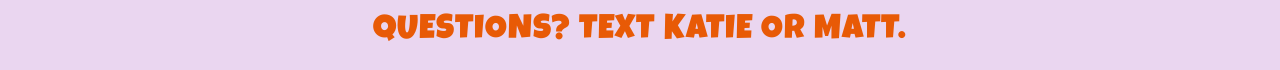
<file: guide.html>
<!doctype html>
<html lang="en">
<head>
<meta charset="utf-8">
<meta name="viewport" content="width=device-width, initial-scale=1, viewport-fit=cover">
<meta name="claude:viewport-fit-sides" content="cover">
<title>Survival Guide · KTizzle and MattyRizz</title>
<meta name="description" content="KTizzle and MattyRizz are getting married at Blairmore Millhouse, Inverness, 26 to 28 May 2028.">
<link rel="preconnect" href="https://fonts.googleapis.com">
<link rel="stylesheet" href="https://fonts.googleapis.com/css2?family=Luckiest+Guy&family=Patrick+Hand&display=swap">
<link rel="stylesheet" href="highland.css?v=1">
</head>
<body>
<header class="top gut">
  <nav class="nav" aria-label="Main">
    <a href="./">The Lore</a>
    <a href="plan.html">The Plan</a>
    <a class="brand" href="./">KTizzle &amp; MattyRizz</a>
    <a href="guide.html" aria-current="page">Survival Guide</a>
    <a href="advice.html">Advice</a>
    <a href="rsvp.html">RSVP</a>
  </nav>
</header>
<main>
  <header class="pagehead gut">
    <div class="wrap">
      <p class="eyebrow">Survival Guide</p>
      <h1>How to get to a mill in the Highlands</h1>
      <p class="lede">Flights, where to sleep, how to get around and what to do before the parties start.</p>
      <nav class="jump" aria-label="Jump to a section">
        <a href="#flights">Flights</a><a href="#stay">Where to stay</a><a href="#around">Getting around</a><a href="#todo">Things to do</a><a href="#kilts">Kilts</a><a href="#faq">FAQ</a>
      </nav>
    </div>
  </header>

  <div class="band gut"><div class="wrap">
    <div><h2>Key date: 1 March 2027</h2><p>Tell us by then whether you're staying at the lodges or making your own plans. Taxis and Ubers out here are very limited to nonexistent.</p></div>
  </div></div>

  <div class="wrap gut">
    <section class="guide-sec" id="flights" style="border-top:0">
      <div>
        <p class="eyebrow">Step one</p><h2>Flights</h2>
        <figure class="polaroid guide-pol"><img src="img/lore.jpg" alt="Katie and Matt hiking in the Scottish hills with sheep behind them" width="700" height="700"></figure>
      </div>
      <div class="prose">
        <div class="facts">
          <div class="fact"><span>Fly into</span><b>Inverness (INV)</b></div>
          <div class="fact"><span>From San Diego</span><b>1 to 2 layovers</b></div>
          <div class="fact"><span>You land</span><b>The next day</b></div>
        </div>
        <p>We recommend flying from San Diego to Inverness. Expect one or two layovers, and remember you'll arrive the day after you leave. <b>Want to land Thursday? Leave Wednesday.</b></p>
        <p>Exact flight recommendations coming soon.</p>
      </div>
    </section>

    <section class="guide-sec" id="stay">
      <div><p class="eyebrow">Step two</p><h2>Where to stay</h2>
        <img class="guide-art " src="art/castle.webp" alt=""></div>
      <div class="prose">
        <p>We are planning to have everyone stay at the <a href="https://solidluxury.co.uk/" target="_blank" rel="noopener">Kiltarlity Lodges</a>, a four-minute drive from Blairmore Millhouse.</p>
        <p>Staying at the lodges is highly recommended: we'll run transport back and forth to the venue on Friday and Saturday.</p>
        <p>Starting with the fun stuff, almost every room has a hot tub, so bring a swim suit!</p>
        <p>Pricing varies by room and how many people share it.</p>
        <p>On your RSVP, tell us if you're happy sharing a house with a group or would rather be on your own.</p>
        <p>Once we get headcount, we'll have more info on pricing.</p>
        <a class="pill" href="rsvp.html">Tell us your plans</a>
      </div>
    </section>

    <section class="guide-sec" id="around">
      <div><p class="eyebrow">Step three</p><h2>Getting around</h2>
        <img class="guide-art " src="art/sheep-a.webp" alt=""></div>
      <div class="prose">
        <p>We recommend renting a car when you arrive at Inverness airport. Even better, rent one as a group. Taxis and Ubers are very limited out here, and a car lets you go on adventures Friday before the wedding and Saturday before the reception.</p>
        <ul>
          <li>Shuttles will run between the lodges and the venue on Friday and Saturday</li>
          <li>Scotland drives on the left. PLS BE CAREFUL</li>
          <li>Check back in as the date gets closer for info on where to rent.</li>
        </ul>
      </div>
    </section>

    <section class="guide-sec" id="todo">
      <div><p class="eyebrow">Free time</p><h2>Things to do</h2>
        <img class="guide-art " src="art/nessie.webp" alt=""></div>
      <div class="prose">
        <p>More info coming soon.</p>
      </div>
    </section>

    <section class="guide-sec" id="kilts">
      <div><p class="eyebrow">Dress code</p><h2>Kilts</h2>
        <img class="guide-art " src="art/kilt.webp" alt=""></div>
      <div class="prose">
        <p>Kilts are encouraged on Friday. More info coming soon.</p>
      </div>
    </section>

    <section class="guide-sec" id="faq">
      <div><p class="eyebrow">Questions</p><h2>FAQ</h2>
        <img class="guide-art " src="art/thistle-up.webp" alt=""></div>
      <div class="faq">
        <details><summary>Can I bring my kids?</summary><p>Yes! Let us know on your RSVP that they're coming and whether they'll need their own seat.</p></details>
        <details><summary>Do I have to stay at the lodges?</summary><p>No, but it's the easiest option, and transport is included Friday and Saturday. Let us know your plans by 1 March 2027.</p></details>
        <details><summary>What if I can only come for one day?</summary><p>Totally fine. Pick the days you'll be there on the RSVP.</p></details>
        <details><summary>Is the Sunday debrief for everyone?</summary><p>Yes. It's optional and very low key. Wear literally anything.</p></details>
        <details><summary>Do you have a registry?</summary><p>No gifts, you're literally flying to Scotland. That said, if you write a card, Katie is almost guaranteed to cry.</p></details>
      </div>
    </section>
  </div>



</main>
<footer class="site gut">
  <div class="wrap"><p>Questions? Text Katie or Matt.</p></div>
</footer>
<script src="site.js?v=4"></script>
</body>
</html>
</file>
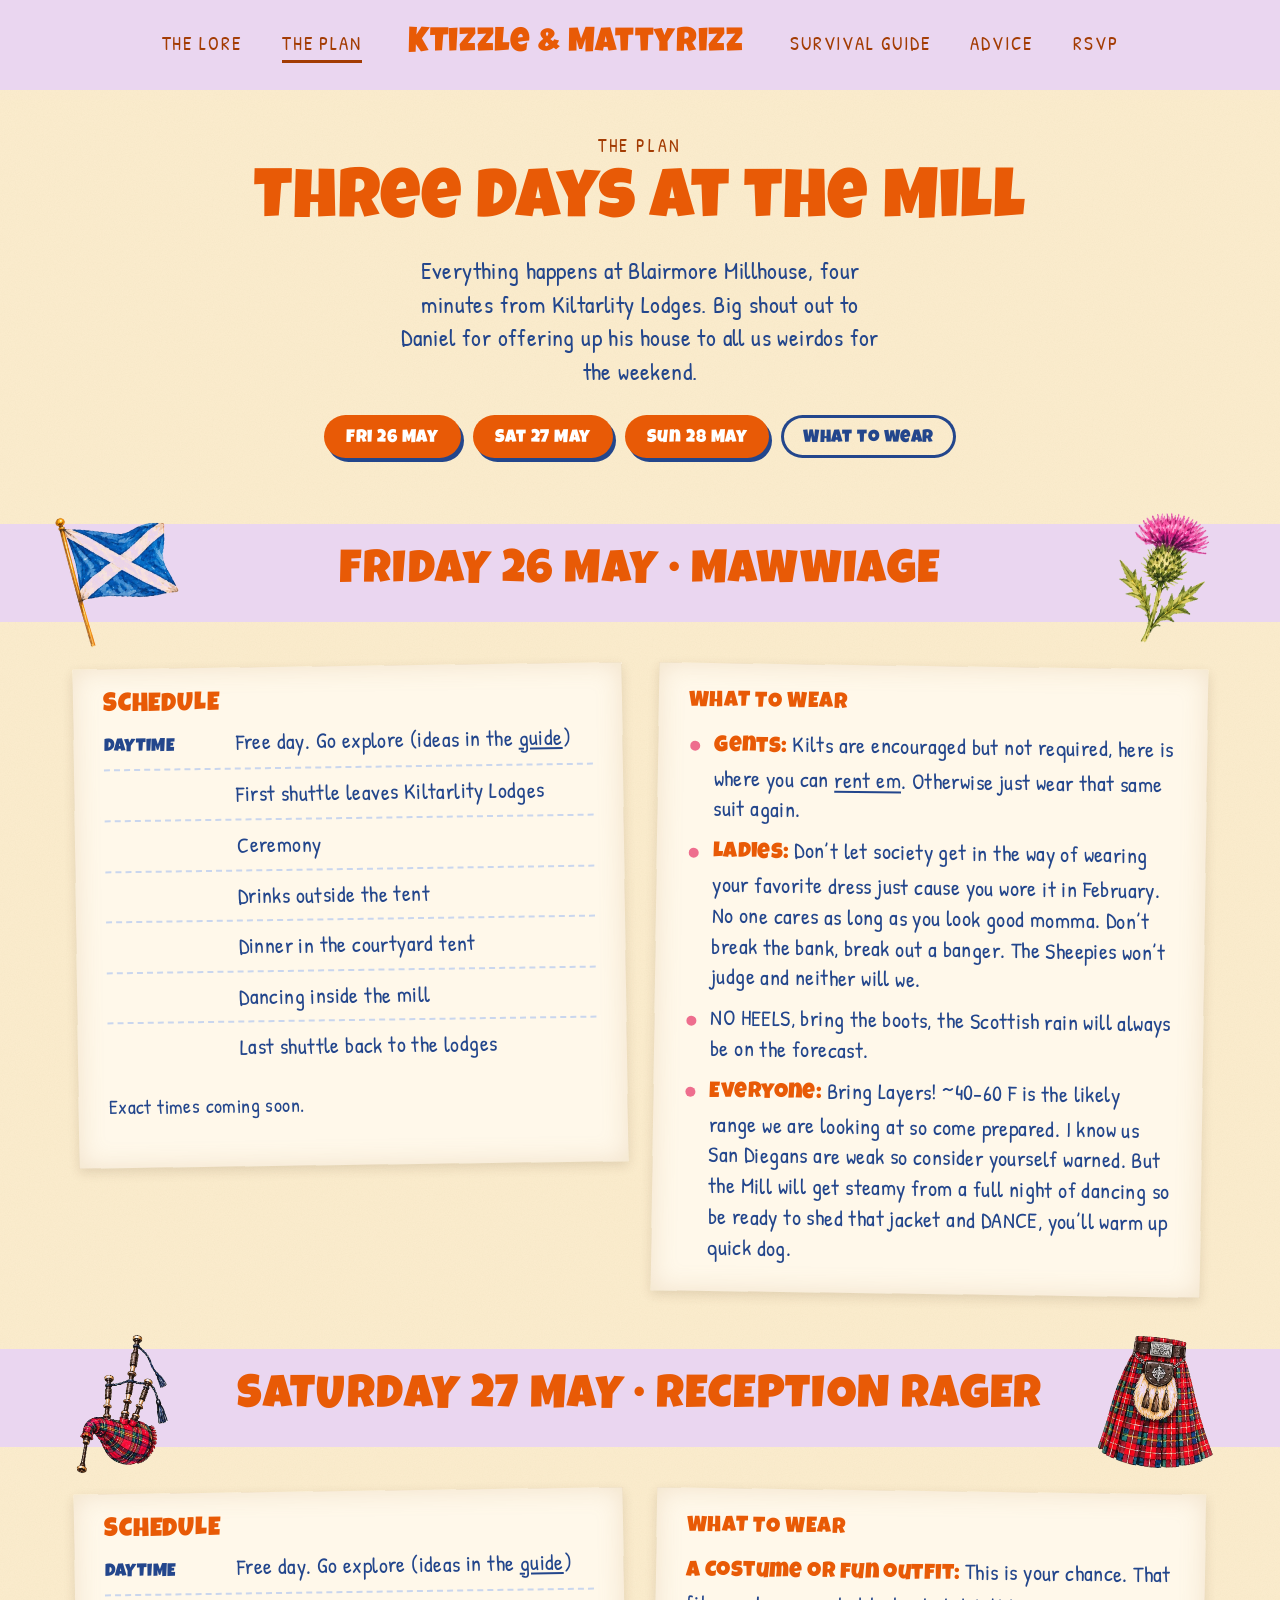
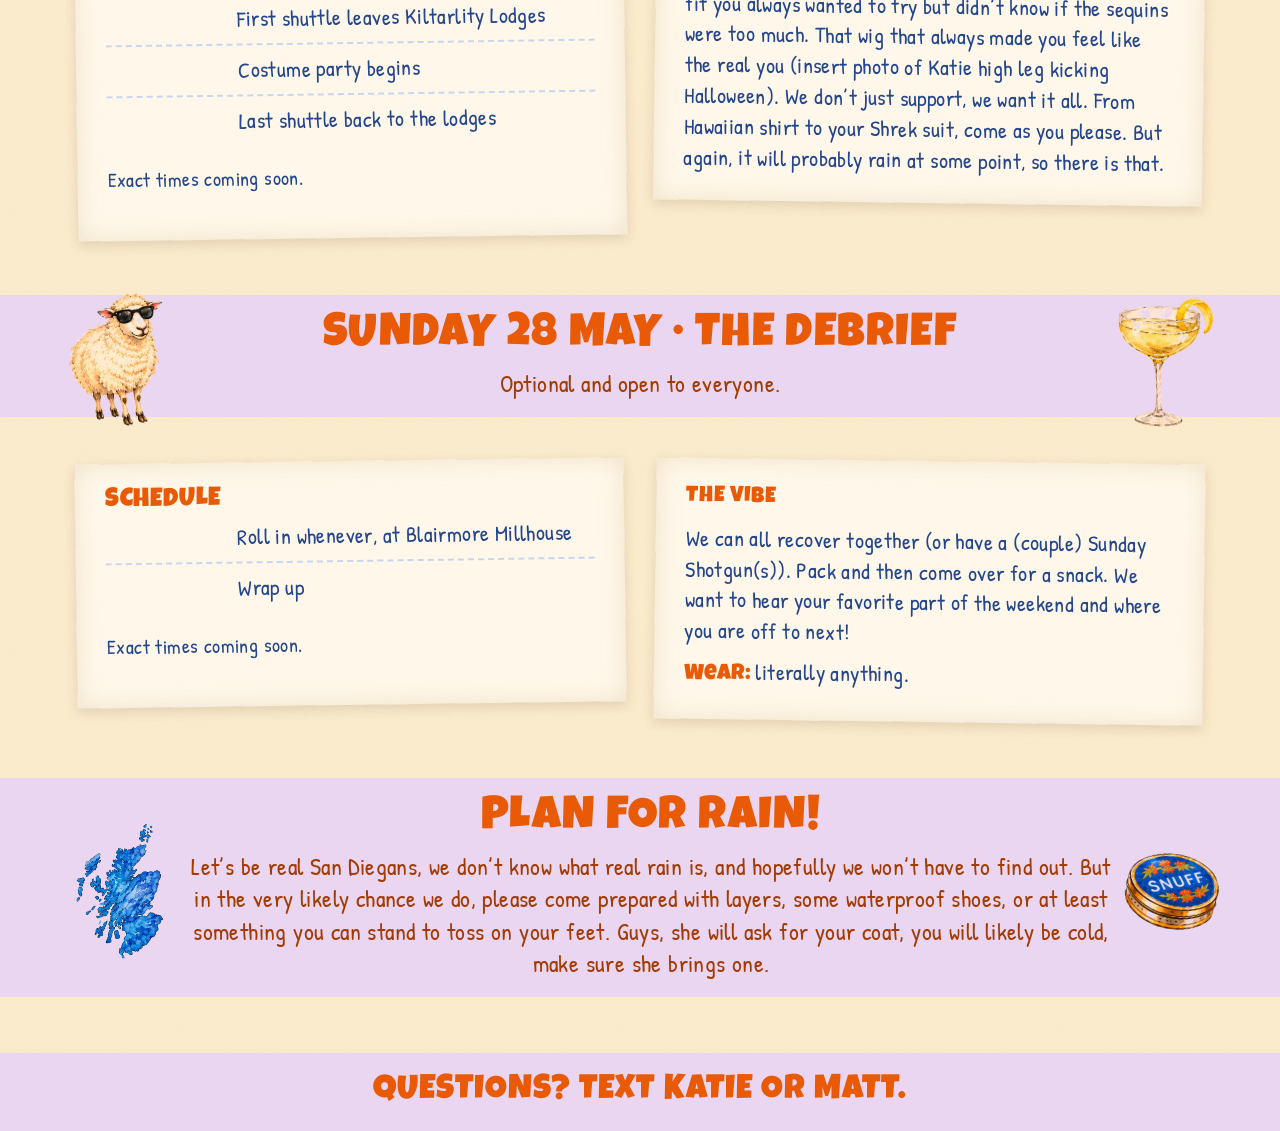
<file: plan.html>
<!doctype html>
<html lang="en">
<head>
<meta charset="utf-8">
<meta name="viewport" content="width=device-width, initial-scale=1, viewport-fit=cover">
<meta name="claude:viewport-fit-sides" content="cover">
<title>The Plan · KTizzle and MattyRizz</title>
<meta name="description" content="KTizzle and MattyRizz are getting married at Blairmore Millhouse, Inverness, 26 to 28 May 2028.">
<link rel="preconnect" href="https://fonts.googleapis.com">
<link rel="stylesheet" href="https://fonts.googleapis.com/css2?family=Luckiest+Guy&family=Patrick+Hand&display=swap">
<style>
/* The Plan: same look as the home page (Highland poster style). Words are live text; art sits beside them, never over them. */
:root{
  --cream:#FCEDCE; --paper:#FFF8EA; --orange:#E85A06; --coral:#DE544E; --red:#D7302A; --red-soft:#F4B3AC;
  --blue:#23468C; --blue-soft:#C9D6EE; --pink:#EE6E8E; --pink-paper:#F8CBC4;
  --read:'Patrick Hand','Comic Sans MS','Segoe Print',cursive;
  --display:'Luckiest Guy','Arial Black',Impact,sans-serif;
  --navtext:#A33C04; --lilac:#EAD6F0;
  color-scheme:light;
}
*{box-sizing:border-box}
html,body{overflow-x:clip}
body{margin:0;background-color:var(--cream);
  background-image:url("data:image/svg+xml,%3Csvg xmlns='http://www.w3.org/2000/svg' width='220' height='220'%3E%3Cfilter id='n'%3E%3CfeTurbulence type='fractalNoise' baseFrequency='.85' numOctaves='3' stitchTiles='stitch'/%3E%3CfeColorMatrix values='0 0 0 0 .45 0 0 0 0 .35 0 0 0 0 .2 0 0 0 .07 0'/%3E%3C/filter%3E%3Crect width='100%25' height='100%25' filter='url(%23n)'/%3E%3C/svg%3E");
  color:var(--blue);font-family:var(--read);font-size:20px;line-height:1.35;letter-spacing:.02em;font-synthesis:none}
img{max-width:100%;height:auto;display:block}
a{color:inherit}
:focus-visible{outline:3px solid var(--orange);outline-offset:3px}
.gut{padding-left:max(16px,env(safe-area-inset-left,0px));padding-right:max(16px,env(safe-area-inset-right,0px))}
.wrap{max-width:1160px;margin:0 auto}
.star{display:block;width:var(--s,24px);height:var(--s,24px);flex:0 0 auto}
.star.r{color:var(--red);--f:var(--red-soft)} .star.b{color:var(--blue);--f:var(--blue-soft)} .star.p{color:var(--pink);--f:#FBD3DD}

/* menu bar (same as home) */
.top{background:var(--lilac);position:relative;z-index:3}
.nav{display:flex;align-items:center;justify-content:center;flex-wrap:wrap;gap:8px 40px;padding-block:18px}
.nav a{text-decoration:none;font-family:var(--read);font-size:19px;letter-spacing:.1em;text-transform:uppercase;color:var(--navtext);padding:4px 0;border-bottom:3px solid transparent}
.nav a:hover,.nav a[aria-current="page"]{border-bottom-color:var(--navtext)}
.nav .brand{font-family:var(--display);font-size:34px;letter-spacing:.02em;text-transform:none;color:var(--orange);border:0;padding-inline:6px}
@media (max-width:760px){.nav{gap:4px 20px}.nav .brand{order:-1;flex-basis:100%;text-align:center;font-size:30px}.nav a{font-size:17px}}

/* page head */
.pagehead{padding-block:44px 10px;text-align:center}
.eyebrow{margin:0;font-family:var(--read);color:var(--navtext);text-transform:uppercase;letter-spacing:.14em;font-size:18px}
h1{font-family:var(--display);font-weight:400;color:var(--orange);font-size:clamp(42px,5.6vw,70px);line-height:1;letter-spacing:.01em;margin:10px 0 16px}
.lede{margin:0 auto;max-width:44ch;font-size:24px;line-height:1.4}
.jump{display:flex;flex-wrap:wrap;justify-content:center;gap:12px;margin-top:26px}
.jump a{text-decoration:none;font-family:var(--display);font-size:18px;letter-spacing:.03em;padding:11px 22px 8px;border-radius:999px;background:var(--orange);color:#fff;box-shadow:3px 4px 0 var(--blue)}
.jump a.ghost{background:transparent;color:var(--blue);box-shadow:inset 0 0 0 3px var(--blue)}

/* lavender day bands, same as home */
.band{background:var(--lilac);margin-top:56px}
.band .wrap{display:flex;align-items:center;padding-block:18px}
.band .sp{flex:1 1 0;min-width:8px}
.band h2{margin:0;text-align:center;font-family:var(--display);font-weight:400;color:var(--orange);font-size:clamp(28px,3.6vw,46px);line-height:1;letter-spacing:.03em;text-transform:uppercase}
.band p{margin:8px 0 0;text-align:center;font-family:var(--read);font-size:24px;color:var(--navtext)}
.band .art{flex:0 0 auto;width:118px;height:132px;object-fit:contain;position:relative;z-index:2}
.band .art.l{margin:-30px 0 -40px;transform:rotate(-6deg)}
.band .art.r{margin:-30px 0 -40px;transform:rotate(7deg)}
.band .art.t{width:96px;height:118px}

/* day body: schedule + what to wear */
.daybody{display:grid;grid-template-columns:minmax(0,1fr) minmax(0,1fr);gap:30px;padding-block:44px 0;align-items:start}
.tile{background:var(--paper);box-shadow:inset 0 0 26px rgba(190,150,90,.22),0 4px 12px rgba(80,50,20,.14);padding:24px 30px 28px;display:flex;flex-direction:column;gap:10px;min-width:0}
.daybody .tile:nth-child(1){transform:rotate(-.8deg)}
.daybody .tile:nth-child(2){transform:rotate(.8deg)}
.label{margin:0;font-family:var(--display);font-size:26px;line-height:1;text-transform:uppercase;color:var(--orange);letter-spacing:.03em}
.tile .uline{width:60%;height:10px;display:block;margin:2px 0 6px}
.sched{list-style:none;margin:0;padding:0;display:grid;gap:10px}
.sched li{display:grid;grid-template-columns:118px minmax(0,1fr);gap:14px;align-items:baseline;font-size:22px;line-height:1.3;padding-bottom:10px;border-bottom:2px dashed var(--blue-soft)}
.sched li:last-child{border-bottom:0;padding-bottom:0}
.sched .note{margin:12px 0 0;font-family:var(--read);font-size:20px;line-height:1.3;color:var(--navtext)}
.sched .t{font-family:var(--display);font-size:18px;color:var(--blue);letter-spacing:.02em;text-transform:uppercase}
.prose p,.prose ul{margin:0;font-size:22px;line-height:1.4}
.prose ul{padding-left:0;list-style:none;display:grid;gap:10px}
.prose li{position:relative;padding-left:26px}
.prose li::before{content:"";position:absolute;left:2px;top:.62em;width:10px;height:10px;border-radius:50%;background:var(--pink)}
.prose b{font-family:var(--display);font-weight:400;color:var(--orange);letter-spacing:.02em}
.prose a{color:var(--blue);font-weight:700;text-decoration-thickness:2px;text-underline-offset:3px}

/* wear band + tiles */
.tiles{display:grid;grid-template-columns:repeat(2,minmax(0,1fr));gap:30px;padding-block:44px 0}
.tiles .tile{align-items:center;text-align:center}
.tiles .tile:nth-child(1){transform:rotate(-1deg)}
.tiles .tile:nth-child(2){transform:rotate(1deg)}
.tiles h3{margin:0;font-family:var(--display);font-weight:400;color:var(--orange);font-size:30px;line-height:1;text-transform:uppercase}
.tiles ul{margin:0;padding:0;list-style:none;display:grid;gap:8px;font-size:22px;line-height:1.35}
.tiles p{margin:0;font-size:22px;line-height:1.35;max-width:36ch}
.pill{display:inline-block;margin-top:6px;text-decoration:none;font-family:var(--display);font-size:19px;letter-spacing:.03em;padding:12px 24px 9px;border-radius:999px;background:var(--orange);color:#fff;box-shadow:3px 4px 0 var(--blue)}

/* footer band */
.foot{margin-top:56px;background:var(--lilac)}
.foot .wrap{padding-block:20px;text-align:center}
.foot p{margin:0;color:var(--orange);font-family:var(--display);font-size:clamp(22px,2.8vw,34px);line-height:1.1;letter-spacing:.03em;text-transform:uppercase}

@media (max-width:820px){
  .daybody,.tiles{grid-template-columns:minmax(0,1fr)}
  .sched li{grid-template-columns:96px minmax(0,1fr)}
  .band .art{width:84px;height:96px}
  .band .art.t{width:70px;height:86px}
  .lede{font-size:21px}
  .prose p,.prose ul,.tiles ul,.tiles p{font-size:20px}
}
@media (max-width:600px){
  .band .art.l,.band .art.r{width:62px;height:72px;margin:-18px 0 -22px}
  .band .sp{min-width:4px}
  .band h2{font-size:26px}
  .tile{padding:20px 20px 22px}
  .sched li{grid-template-columns:82px minmax(0,1fr);font-size:20px}
  .sched .t{font-size:16px}
}
@media (prefers-reduced-motion:reduce){*{transition:none!important}}
</style>
</head>
<body>

<header class="top gut">
  <nav class="nav" aria-label="Main">
    <a href="./">The Lore</a>
    <a href="plan.html" aria-current="page">The Plan</a>
    <a class="brand" href="./">KTizzle &amp; MattyRizz</a>
    <a href="guide.html">Survival Guide</a>
    <a href="advice.html">Advice</a>
    <a href="rsvp.html">RSVP</a>
  </nav>
</header>

<main>
  <header class="pagehead gut">
    <div class="wrap">
      <p class="eyebrow">The Plan</p>
      <h1>Three Days at the Mill</h1>
      <p class="lede">Everything happens at Blairmore Millhouse, four minutes from Kiltarlity Lodges. Big shout out to Daniel for offering up his house to all us weirdos for the weekend.</p>
      <nav class="jump" aria-label="Jump to a day">
        <a href="#friday">Fri 26 May</a><a href="#saturday">Sat 27 May</a><a href="#sunday">Sun 28 May</a><a class="ghost" href="#wear">What to wear</a>
      </nav>
    </div>
  </header>

  <section id="friday" aria-labelledby="fri-h">
    <div class="band gut">
      <div class="wrap">
        <img class="art l" src="art/flag.webp" alt="">
        <span class="sp"></span>
        <div>
          <h2 id="fri-h">Friday 26 May &middot; MAWWIAGE</h2>
        </div>
        <span class="sp"></span>
        <img class="art r" src="art/thistle-up.webp" alt="">
      </div>
    </div>
    <div class="wrap gut">
      <div class="daybody">
        <div class="tile">
          <p class="label">Schedule</p>
          <ol class="sched">
            <li><span class="t">Daytime</span><span>Free day. Go explore (ideas in the <a href="guide.html#todo">guide</a>)</span></li>
            <li><span></span><span>First shuttle leaves Kiltarlity Lodges</span></li>
            <li><span></span><span>Ceremony</span></li>
            <li><span></span><span>Drinks outside the tent</span></li>
            <li><span></span><span>Dinner in the courtyard tent</span></li>
            <li><span></span><span>Dancing inside the mill</span></li>
            <li><span></span><span>Last shuttle back to the lodges</span></li>
          </ol>
          <p class="note">Exact times coming soon.</p>
        </div>
        <div class="tile prose">
          <p class="label">What to wear</p>
          <ul>
            <li><b>Gents:</b> Kilts are encouraged but not required, here is where you can <a href="guide.html#kilts">rent em</a>. Otherwise just wear that same suit again.</li>
            <li><b>Ladies:</b> Don’t let society get in the way of wearing your favorite dress just cause you wore it in February. No one cares as long as you look good momma. Don’t break the bank, break out a banger. The Sheepies won’t judge and neither will we.</li>
            <li>NO HEELS, bring the boots, the Scottish rain will always be on the forecast.</li>
            <li><b>Everyone:</b> Bring Layers! ~40-60 F is the likely range we are looking at so come prepared. I know us San Diegans are weak so consider yourself warned. But the Mill will get steamy from a full night of dancing so be ready to shed that jacket and DANCE, you’ll warm up quick dog.</li>
          </ul>
        </div>
      </div>
    </div>
  </section>

  <section id="saturday" aria-labelledby="sat-h">
    <div class="band gut">
      <div class="wrap">
        <img class="art l" src="art/bagpipes.webp" alt="">
        <span class="sp"></span>
        <div>
          <h2 id="sat-h">Saturday 27 May &middot; Reception Rager</h2>
        </div>
        <span class="sp"></span>
        <img class="art r" src="art/kilt.webp" alt="">
      </div>
    </div>
    <div class="wrap gut">
      <div class="daybody">
        <div class="tile">
          <p class="label">Schedule</p>
          <ol class="sched">
            <li><span class="t">Daytime</span><span>Free day. Go explore (ideas in the <a href="guide.html#todo">guide</a>)</span></li>
            <li><span></span><span>First shuttle leaves Kiltarlity Lodges</span></li>
            <li><span></span><span>Costume party begins</span></li>
            <li><span></span><span>Last shuttle back to the lodges</span></li>
          </ol>
          <p class="note">Exact times coming soon.</p>
        </div>
        <div class="tile prose">
          <p class="label">What to wear</p>
          <p><b>A Costume or fun outfit:</b> This is your chance. That fit you always wanted to try but didn’t know if the sequins were too much. That wig that always made you feel like the real you <span class="ph">(insert photo of Katie high leg kicking Halloween)</span>. We don’t just support, we want it all. From Hawaiian shirt to your Shrek suit, come as you please. But again, it will probably rain at some point, so there is that.</p>
        </div>
      </div>
    </div>
  </section>

  <section id="sunday" aria-labelledby="sun-h">
    <div class="band gut">
      <div class="wrap">
        <img class="art l" src="art/sheep-b.webp" alt="">
        <span class="sp"></span>
        <div>
          <h2 id="sun-h">Sunday 28 May &middot; The Debrief</h2>
          <p>Optional and open to everyone.</p>
        </div>
        <span class="sp"></span>
        <img class="art r" src="art/coupe.webp" alt="">
      </div>
    </div>
    <div class="wrap gut">
      <div class="daybody">
        <div class="tile">
          <p class="label">Schedule</p>
          <ol class="sched">
            <li><span></span><span>Roll in whenever, at Blairmore Millhouse</span></li>
            <li><span></span><span>Wrap up</span></li>
          </ol>
          <p class="note">Exact times coming soon.</p>
        </div>
        <div class="tile prose">
          <p class="label">The vibe</p>
          <p>We can all recover together (or have a (couple) Sunday Shotgun(s)). Pack and then come over for a snack. We want to hear your favorite part of the weekend and where you are off to next!</p>
          <p><b>Wear:</b> literally anything.</p>
        </div>
      </div>
    </div>
  </section>

  <section id="wear" aria-labelledby="wear-h">
    <div class="band gut">
      <div class="wrap">
        <img class="art l" src="art/map.webp" alt="">
        <span class="sp"></span>
        <div>
          <h2 id="wear-h">Plan for rain!</h2>
          <p>Let’s be real San Diegans, we don’t know what real rain is, and hopefully we won’t have to find out. But in the very likely chance we do, please come prepared with layers, some waterproof shoes, or at least something you can stand to toss on your feet. Guys, she will ask for your coat, you will likely be cold, make sure she brings one.</p>
        </div>
        <span class="sp"></span>
        <img class="art r t" src="art/snuff.webp" alt="">
      </div>
    </div>
</section>
</main>

<footer class="foot gut">
  <div class="wrap"><p>Questions? Text Katie or Matt.</p></div>
</footer>
<script src="site.js?v=4"></script>
</body>
</html>
</file>
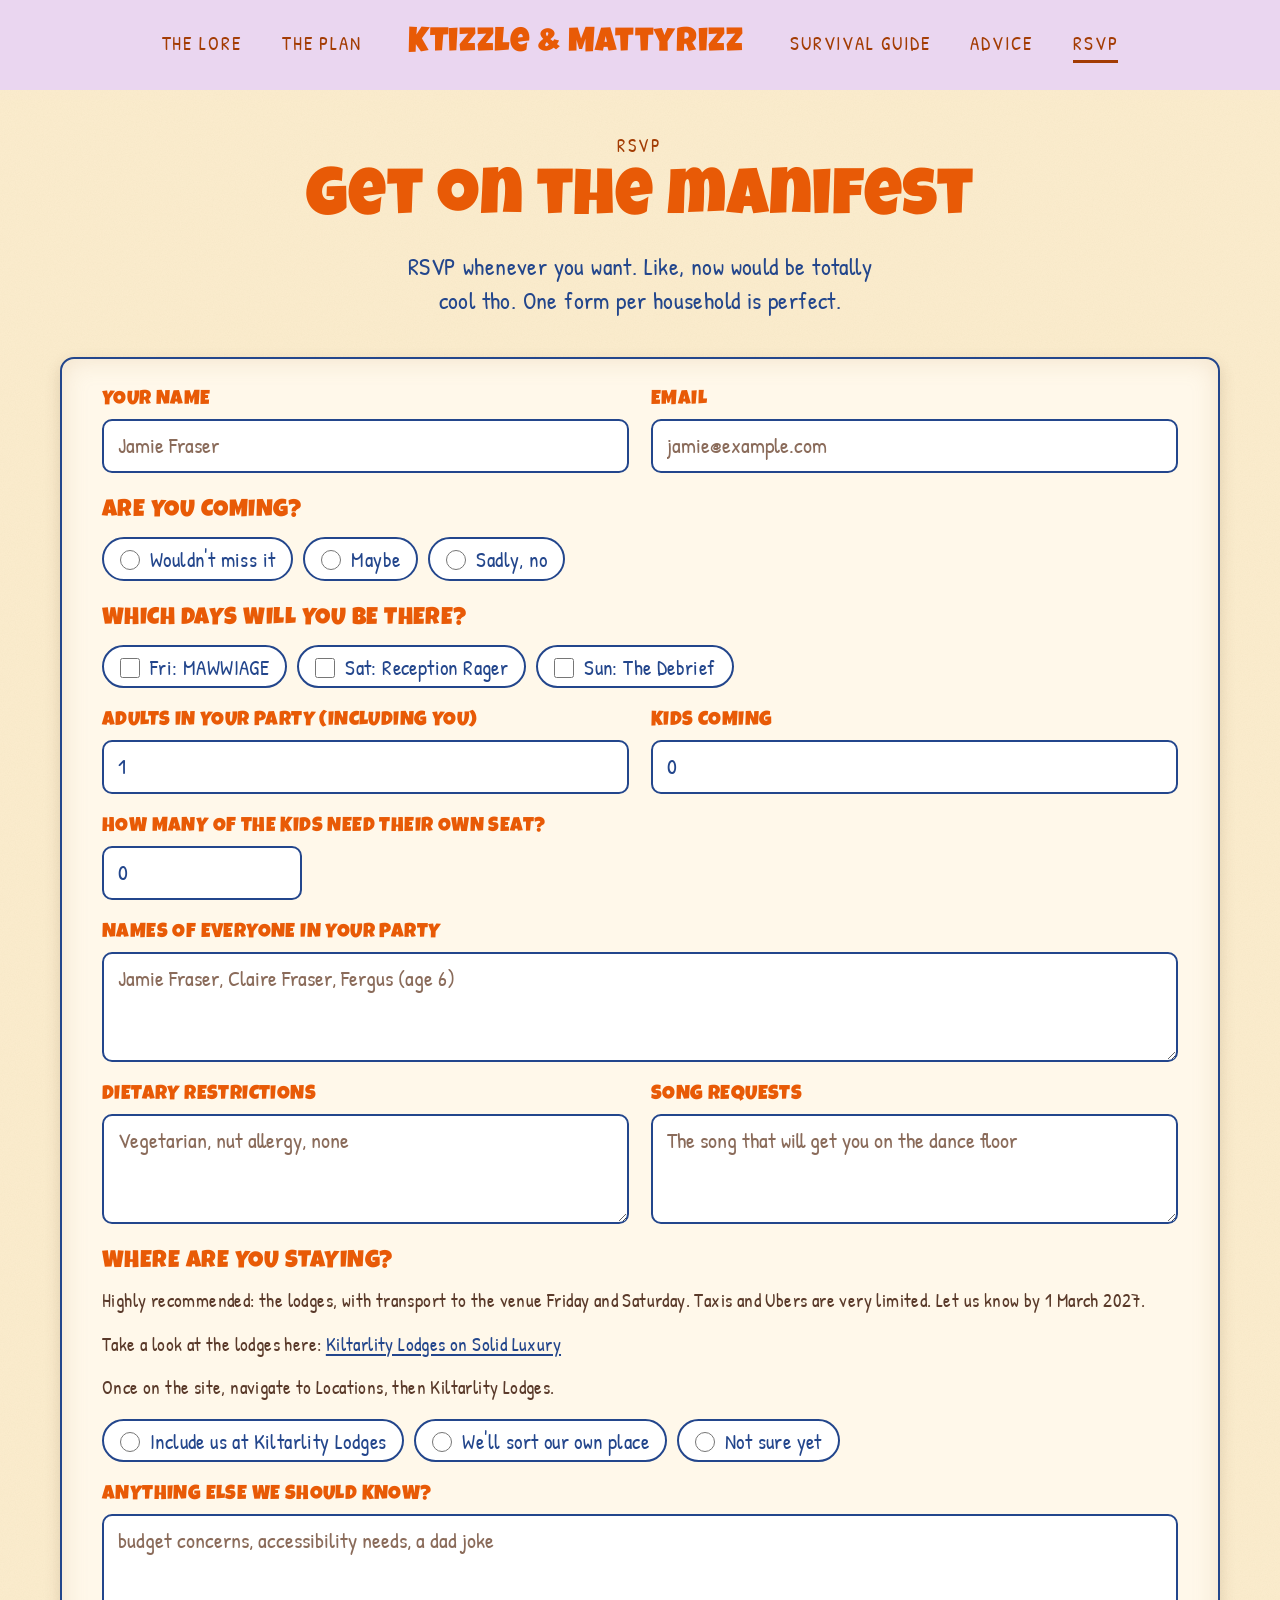
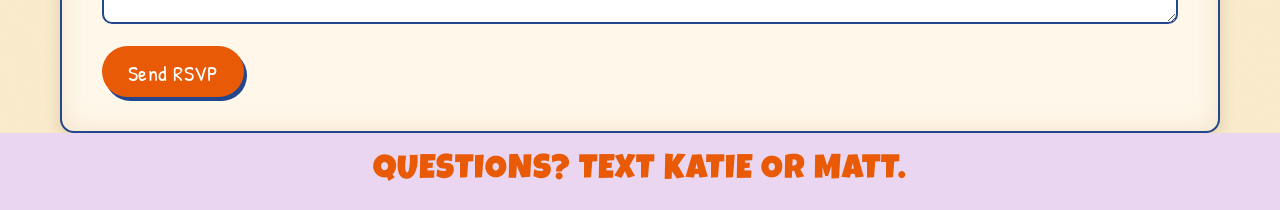
<file: rsvp.html>
<!doctype html>
<html lang="en">
<head>
<meta charset="utf-8">
<meta name="viewport" content="width=device-width, initial-scale=1, viewport-fit=cover">
<meta name="claude:viewport-fit-sides" content="cover">
<title>RSVP · KTizzle and MattyRizz</title>
<meta name="description" content="KTizzle and MattyRizz are getting married at Blairmore Millhouse, Inverness, 26 to 28 May 2028.">
<link rel="preconnect" href="https://fonts.googleapis.com">
<link rel="stylesheet" href="https://fonts.googleapis.com/css2?family=Luckiest+Guy&family=Patrick+Hand&display=swap">
<link rel="stylesheet" href="highland.css?v=1">
</head>
<body>
<header class="top gut">
  <nav class="nav" aria-label="Main">
    <a href="./">The Lore</a>
    <a href="plan.html">The Plan</a>
    <a class="brand" href="./">KTizzle &amp; MattyRizz</a>
    <a href="guide.html">Survival Guide</a>
    <a href="advice.html">Advice</a>
    <a href="rsvp.html" aria-current="page">RSVP</a>
  </nav>
</header>

<main>
  <header class="pagehead gut">
    <div class="wrap">
      <p class="eyebrow">RSVP</p>
      <h1>Get on the manifest</h1>
      <p class="lede">RSVP whenever you want. Like, now would be totally cool tho. One form per household is perfect.</p>
    </div>
  </header>

  <section class="gut tight">
    <div class="wrap">
      <form class="form" id="rsvp-form" novalidate>
        <div class="row2">
          <div class="field">
            <label for="name">Your name</label>
            <input type="text" id="name" name="name" autocomplete="name" placeholder="Jamie Fraser">
            <p class="err" id="err-name" hidden>Add your name so we know who's coming.</p>
          </div>
          <div class="field">
            <label for="email">Email</label>
            <input type="email" id="email" name="email" autocomplete="email" placeholder="jamie@example.com">
            <p class="err" id="err-email" hidden>Add an email so we can send you updates.</p>
          </div>
        </div>

        <fieldset class="field">
          <legend>Are you coming?</legend>
          <div class="opts">
            <label class="opt"><input type="radio" name="attending" value="Yes" id="att-yes"><span>Wouldn't miss it</span></label>
            <label class="opt"><input type="radio" name="attending" value="Maybe" id="att-maybe"><span>Maybe</span></label>
            <label class="opt"><input type="radio" name="attending" value="No" id="att-no"><span>Sadly, no</span></label>
          </div>
          <p class="err" id="err-attending" hidden>Pick one.</p>
        </fieldset>

        <fieldset class="field">
          <legend>Which days will you be there?</legend>
          <div class="opts">
            <label class="opt"><input type="checkbox" name="days" value="Fri" id="day-fri"><span>Fri: MAWWIAGE</span></label>
            <label class="opt"><input type="checkbox" name="days" value="Sat" id="day-sat"><span>Sat: Reception Rager</span></label>
            <label class="opt"><input type="checkbox" name="days" value="Sun" id="day-sun"><span>Sun: The Debrief</span></label>
          </div>
          <p class="err" id="err-days" hidden>Pick at least one day.</p>
        </fieldset>

        <div class="row2">
          <div class="field">
            <label for="adults">Adults in your party (including you)</label>
            <input type="number" id="adults" name="adults" min="0" max="12" value="1">
          </div>
          <div class="field">
            <label for="kids">Kids coming</label>
            <input type="number" id="kids" name="kids" min="0" max="12" value="0">
          </div>
        </div>
        <div class="field">
          <label for="kidsSeats">How many of the kids need their own seat?</label>
          <input type="number" id="kidsSeats" name="kidsSeats" min="0" max="12" value="0" style="max-width:200px">
        </div>
        <div class="field">
          <label for="partyNames">Names of everyone in your party</label>
          <textarea id="partyNames" name="partyNames" placeholder="Jamie Fraser, Claire Fraser, Fergus (age 6)"></textarea>
        </div>

        <div class="row2">
          <div class="field">
            <label for="dietary">Dietary restrictions</label>
            <textarea id="dietary" name="dietary" placeholder="Vegetarian, nut allergy, none"></textarea>
          </div>
          <div class="field">
            <label for="songs">Song requests</label>
            <textarea id="songs" name="songs" placeholder="The song that will get you on the dance floor"></textarea>
          </div>
        </div>

        <fieldset class="field">
          <legend>Where are you staying?</legend>
          <p class="hint">Highly recommended: the lodges, with transport to the venue Friday and Saturday. Taxis and Ubers are very limited. Let us know by 1 March 2027.</p>
          <p class="hint">Take a look at the lodges here: <a href="https://solidluxury.co.uk/" target="_blank" rel="noopener">Kiltarlity Lodges on Solid Luxury</a></p>
          <p class="hint">Once on the site, navigate to Locations, then Kiltarlity Lodges.</p>
          <div class="opts">
            <label class="opt"><input type="radio" name="lodging" value="Lodges" id="lodge-yes"><span>Include us at Kiltarlity Lodges</span></label>
            <label class="opt"><input type="radio" name="lodging" value="Own" id="lodge-no"><span>We'll sort our own place</span></label>
            <label class="opt"><input type="radio" name="lodging" value="Unsure" id="lodge-unsure"><span>Not sure yet</span></label>
          </div>
        </fieldset>

        <div class="subform" id="lodge-details" hidden>
          <fieldset class="field">
            <legend>Which nights?</legend>
            <p class="hint">Thursday and Sunday depend on demand.</p>
            <div class="opts">
              <label class="opt"><input type="checkbox" name="nights" value="Thu" id="n-thu"><span>Thu</span></label>
              <label class="opt"><input type="checkbox" name="nights" value="Fri" id="n-fri"><span>Fri</span></label>
              <label class="opt"><input type="checkbox" name="nights" value="Sat" id="n-sat"><span>Sat</span></label>
              <label class="opt"><input type="checkbox" name="nights" value="Sun" id="n-sun"><span>Sun</span></label>
            </div>
          </fieldset>
          <fieldset class="field">
            <legend>House preference</legend>
                        <div class="opts">
              <label class="opt"><input type="radio" name="housing" value="Group" id="h-group"><span>Happy to share a house with a group</span></label>
              <label class="opt"><input type="radio" name="housing" value="Solo" id="h-solo"><span>We'd rather be on our own</span></label>
            </div>
          </fieldset>
          <div class="field">
            <label for="bunkWith">Who would you most like to bunk with?</label>
            <p class="hint">Each couple or family gets their own room. This is just for fun, and we'll do our best.</p>
            <textarea id="bunkWith" name="bunkWith" placeholder="Names of the people you'd love to share a house with"></textarea>
          </div>
        </div>

        <div class="field">
          <label for="notes">Anything else we should know?</label>
          <textarea id="notes" name="notes" placeholder="budget concerns, accessibility needs, a dad joke"></textarea>
        </div>

        <div><button type="submit" class="pill">Send RSVP</button></div>
        <div id="rsvp-status" tabindex="-1" role="status" hidden></div>
      </form>
    </div>
  </section>
</main>

<footer class="site gut">
  <div class="wrap"><p>Questions? Text Katie or Matt.</p></div>
</footer>
<script src="site.js?v=4"></script>
</body>
</html>
</file>
<file: highland.css>
/* Highland look for the inner pages: The Plan, Survival Guide, Advice wall and RSVP.
   Shared by all four pages. The home page keeps its own inline styles. */
:root{
  --cream:#FCEDCE; --paper:#FFF8EA; --orange:#E85A06; --coral:#DE544E; --red:#D7302A; --red-soft:#F4B3AC;
  --blue:#23468C; --blue-soft:#C9D6EE; --pink:#EE6E8E; --pink-paper:#F8CBC4;
  --read:'Patrick Hand','Comic Sans MS','Segoe Print',cursive;
  --display:'Luckiest Guy','Arial Black',Impact,sans-serif;
  --navtext:#A33C04; --lilac:#EAD6F0;
  color-scheme:light;
}
*{box-sizing:border-box}
html,body{overflow-x:clip}
body{margin:0;background-color:var(--cream);
  background-image:url("data:image/svg+xml,%3Csvg xmlns='http://www.w3.org/2000/svg' width='220' height='220'%3E%3Cfilter id='n'%3E%3CfeTurbulence type='fractalNoise' baseFrequency='.85' numOctaves='3' stitchTiles='stitch'/%3E%3CfeColorMatrix values='0 0 0 0 .45 0 0 0 0 .35 0 0 0 0 .2 0 0 0 .07 0'/%3E%3C/filter%3E%3Crect width='100%25' height='100%25' filter='url(%23n)'/%3E%3C/svg%3E");
  color:var(--blue);font-family:var(--read);font-size:20px;line-height:1.35;letter-spacing:.02em;font-synthesis:none}
img{max-width:100%;height:auto;display:block}
a{color:var(--blue);font-weight:700;text-decoration-thickness:2px;text-underline-offset:3px}
:focus-visible{outline:3px solid var(--orange);outline-offset:3px}
.gut{padding-left:max(16px,env(safe-area-inset-left,0px));padding-right:max(16px,env(safe-area-inset-right,0px))}
.wrap{max-width:1160px;margin:0 auto}
.star{display:block;width:var(--s,24px);height:var(--s,24px);flex:0 0 auto}

/* top banner (same as the home page and The Plan) */
.top{background:var(--lilac);position:relative;z-index:3}
.nav{display:flex;align-items:center;justify-content:center;flex-wrap:wrap;gap:8px 40px;padding-block:18px}
.nav a{text-decoration:none;font-family:var(--read);font-size:19px;letter-spacing:.1em;text-transform:uppercase;color:var(--navtext);padding:4px 0;border-bottom:3px solid transparent;font-weight:400}
.nav a:hover,.nav a[aria-current="page"]{border-bottom-color:var(--navtext)}
.nav .brand{font-family:var(--display);font-size:34px;letter-spacing:.02em;text-transform:none;color:var(--orange);border:0;padding-inline:6px}
@media (max-width:760px){.nav{gap:4px 20px}.nav .brand{order:-1;flex-basis:100%;text-align:center;font-size:30px}.nav a{font-size:17px}}

/* page head */
.pagehead{padding-block:44px 10px;text-align:center}
.eyebrow{margin:0;font-family:var(--read);color:var(--navtext);text-transform:uppercase;letter-spacing:.14em;font-size:18px}
h1{font-family:var(--display);font-weight:400;color:var(--orange);font-size:clamp(40px,5.2vw,66px);line-height:1;letter-spacing:.01em;margin:10px auto 16px;max-width:20ch;text-wrap:balance}
.lede{margin:0 auto;max-width:44ch;font-size:24px;line-height:1.4}
.jump{display:flex;flex-wrap:wrap;justify-content:center;gap:12px;margin-top:26px}
.jump a{text-decoration:none;font-family:var(--read);font-size:21px;letter-spacing:.02em;padding:11px 22px 8px;border-radius:999px;background:var(--orange);color:#fff;box-shadow:3px 4px 0 var(--blue)}
.jump a.ghost{background:transparent;color:var(--blue);box-shadow:inset 0 0 0 3px var(--blue)}

/* lavender bands */
.band{background:var(--lilac);margin-top:56px}
.band .wrap{display:flex;align-items:center;justify-content:center;gap:24px;padding-block:18px}
.band .sp{flex:1 1 0;min-width:8px}
.band h2{margin:0;text-align:center;font-family:var(--display);font-weight:400;color:var(--orange);font-size:clamp(28px,3.6vw,44px);line-height:1.05;letter-spacing:.03em;text-transform:uppercase}
.band p{margin:8px 0 0;text-align:center;font-size:24px;color:var(--navtext)}
.band .art{flex:0 0 auto;width:110px;height:124px;object-fit:contain;position:relative;z-index:2}
.band .art.l{margin:-30px 0 -40px;transform:rotate(-6deg)}
.band .art.r{margin:-30px 0 -40px;transform:rotate(7deg)}

/* section scaffold */
.tight{padding-block:30px 0}
.section{padding-block:44px 0}
h2{font-family:var(--display);font-weight:400;color:var(--orange);font-size:clamp(30px,3.4vw,44px);line-height:1.05;letter-spacing:.02em;text-transform:uppercase;margin:4px 0 0}
h2.sec{margin:0;font-family:var(--display);font-weight:400;color:var(--orange);font-size:clamp(30px,3.6vw,46px);line-height:1;text-transform:uppercase;letter-spacing:.02em}
.tile{background:var(--paper);box-shadow:inset 0 0 26px rgba(190,150,90,.22),0 4px 12px rgba(80,50,20,.14);padding:24px 30px 28px;display:flex;flex-direction:column;gap:10px;min-width:0}
.label{margin:0;font-family:var(--display);font-size:26px;line-height:1;text-transform:uppercase;color:var(--orange);letter-spacing:.03em}
.prose p,.prose ul{margin:0 0 12px;font-size:22px;line-height:1.4}
.prose ul{padding-left:0;list-style:none;display:grid;gap:10px}
.prose li{position:relative;padding-left:26px}
.prose li::before{content:"";position:absolute;left:2px;top:.62em;width:10px;height:10px;border-radius:50%;background:var(--pink)}
.prose b{font-family:var(--display);font-weight:400;color:var(--orange);letter-spacing:.02em}
.ph{background:var(--pink-paper);padding:0 6px;border-radius:4px}
.hint{margin:0 0 10px;font-size:19px;line-height:1.35;color:#5A3A2A}

/* survival guide sections */
.guide-sec{display:grid;grid-template-columns:minmax(0,.8fr) minmax(0,1.2fr);gap:36px;align-items:center;padding-block:44px;border-top:2px dashed var(--blue-soft)}
.guide-sec:first-child{border-top:0}
.guide-sec .eyebrow{margin-bottom:6px}
.guide-sec img.circle{border-radius:50%;object-fit:cover;aspect-ratio:1/1;border:6px solid #fff;box-shadow:0 8px 18px rgba(80,50,20,.2);margin-top:20px;width:min(220px,100%);height:auto}
.facts{display:grid;grid-template-columns:repeat(3,minmax(0,1fr));gap:14px;margin-bottom:18px}
.fact{background:var(--paper);box-shadow:0 4px 12px rgba(80,50,20,.14);padding:14px 16px;transform:rotate(-.6deg)}
.fact:nth-child(2){transform:rotate(.6deg)}
.fact span{display:block;font-size:18px;color:var(--navtext);text-transform:uppercase;letter-spacing:.06em}
.fact b{display:block;font-family:var(--display);font-weight:400;color:var(--orange);font-size:22px;line-height:1.1;margin-top:4px}
.tablewrap{overflow-x:auto;margin:6px 0 16px;background:var(--paper);box-shadow:0 4px 12px rgba(80,50,20,.14)}
table{width:100%;border-collapse:collapse;font-size:19px}
th{font-family:var(--display);font-weight:400;color:var(--orange);text-transform:uppercase;text-align:left;font-size:17px;letter-spacing:.03em;padding:12px 14px;border-bottom:2px dashed var(--blue-soft)}
td{padding:12px 14px;border-bottom:2px dashed var(--blue-soft);vertical-align:top}
tr:last-child td{border-bottom:0}
ul.todo li{padding-left:0}
ul.todo li::before{content:none}
ul.todo li{display:grid;gap:2px;padding:10px 0;border-bottom:2px dashed var(--blue-soft)}
ul.todo li:last-child{border-bottom:0}
.faq{display:grid;gap:12px}
.faq details{background:var(--paper);box-shadow:0 4px 12px rgba(80,50,20,.12);padding:14px 20px}
.faq summary{cursor:pointer;font-family:var(--display);color:var(--orange);font-size:22px;line-height:1.2;text-transform:uppercase;letter-spacing:.02em}
.faq details p{margin:10px 0 4px;font-size:21px}

/* polaroid (guide page photo) and small art beside headings */
.polaroid{background:#fff;padding:12px 12px 30px;margin:24px auto 0;box-shadow:0 10px 24px rgba(80,50,20,.2);transform:rotate(-3deg);width:min(300px,100%)}
.polaroid img{width:100%;height:auto;aspect-ratio:4/5;object-fit:cover;object-position:50% 40%}
.guide-sec > div:first-child{text-align:center}
.guide-art{display:block;height:150px;width:auto;max-width:100%;margin:14px auto 0;transform:rotate(-4deg)}

/* forms (RSVP and advice) */
.form{display:grid;gap:22px;background:var(--paper);box-shadow:inset 0 0 26px rgba(190,150,90,.22),0 6px 16px rgba(80,50,20,.16);padding:30px clamp(18px,4vw,40px) 34px;border:2px solid var(--blue);border-radius:14px}
.form fieldset{border:0;margin:0;padding:0;min-width:0}
.form legend{font-family:var(--display);font-size:24px;color:var(--orange);text-transform:uppercase;letter-spacing:.02em;padding:0;margin-bottom:10px}
.field{display:grid;gap:8px;min-width:0}
.field > label,.form .field > label{font-family:var(--display);font-size:20px;color:var(--orange);text-transform:uppercase;letter-spacing:.02em;line-height:1.1}
.row2{display:grid;grid-template-columns:repeat(2,minmax(0,1fr));gap:22px}
input,select,textarea{font:inherit;font-size:22px;color:var(--blue);background:#fff;border:2px solid var(--blue);border-radius:10px;padding:10px 14px;width:100%;min-width:0}
textarea{min-height:110px;resize:vertical}
input:focus,select:focus,textarea:focus{outline:3px solid var(--orange);outline-offset:2px}
input::placeholder,textarea::placeholder{color:#8A6B5A;opacity:1}
input[type=number]{max-width:100%}
.opts{display:flex;flex-wrap:wrap;gap:10px}
.opt{display:inline-flex;align-items:center;gap:10px;background:#fff;border:2px solid var(--blue);border-radius:999px;padding:8px 16px 6px;font-size:21px;cursor:pointer;line-height:1.2}
.opt input{width:20px;height:20px;padding:0;margin:0;accent-color:var(--orange);flex:0 0 auto}
.opt:has(input:checked){background:var(--pink-paper);box-shadow:3px 3px 0 var(--blue)}
.err{margin:0;font-size:20px;color:var(--red);font-weight:700}
.err[hidden]{display:none}
.subform{display:grid;gap:22px;border-left:4px solid var(--pink);padding-left:18px}
.subform[hidden]{display:none}
.pill{display:inline-block;justify-self:start;font-family:var(--read);font-size:22px;letter-spacing:.02em;padding:12px 26px 9px;border-radius:999px;background:var(--orange);color:#fff;border:0;box-shadow:3px 4px 0 var(--blue);cursor:pointer;text-decoration:none}
.pill:disabled{opacity:.6;cursor:wait}
.pill:hover{transform:translateY(-1px)}
.status{padding:14px 18px;border-radius:12px;font-size:22px;line-height:1.35;border:2px solid var(--blue)}
.status[hidden]{display:none}
.status.ok{background:#E6F4DF;border-color:#3C7A2B;color:#244F18}
.status.warn{background:#FFF0C7;border-color:#B7791F;color:#6B4510}
.status.bad{background:#FBE1DE;border-color:var(--red);color:#7A1F1A}

/* advice wall */
.wall{display:grid;grid-template-columns:repeat(auto-fill,minmax(240px,1fr));gap:22px;margin-top:18px}
.wall-empty{font-size:22px;color:var(--navtext);padding:12px 0}
.card{background:var(--paper);box-shadow:inset 0 0 26px rgba(190,150,90,.22),0 4px 12px rgba(80,50,20,.14);padding:20px 22px 22px;display:flex;flex-direction:column;gap:8px}
.card:nth-child(3n+1){transform:rotate(-1deg)}
.card:nth-child(3n+2){transform:rotate(.8deg)}
.card:nth-child(3n){transform:rotate(-.4deg)}
.card .cat{font-family:var(--display);font-size:16px;text-transform:uppercase;letter-spacing:.06em;color:var(--orange)}
.card .txt{margin:0;font-size:22px;line-height:1.35}
.card .who{font-size:19px;color:var(--navtext)}

/* footer band */
.site{margin-top:56px;background:var(--lilac)}
.site .wrap{padding-block:20px;text-align:center}
.site p,.site{margin:0}
.site{font-family:var(--display);color:var(--orange);font-size:clamp(22px,2.8vw,34px);line-height:1.1;letter-spacing:.03em;text-transform:uppercase}

@media (max-width:820px){
  .guide-sec{grid-template-columns:minmax(0,1fr);gap:18px}
  .facts{grid-template-columns:minmax(0,1fr)}
  .row2{grid-template-columns:minmax(0,1fr)}
  .band .art{width:84px;height:96px}
  .lede{font-size:21px}
  .prose p,.prose ul{font-size:20px}
}
@media (max-width:600px){
  .band .wrap{gap:10px}
  .band .art.l,.band .art.r{width:62px;height:72px;margin:-18px 0 -22px}
  .band .sp{min-width:4px}
  .band h2{font-size:26px}
  .tile{padding:20px 20px 22px}
  .form{padding:24px 18px 26px}
  .card{padding:16px 16px 18px}
}
@media (prefers-reduced-motion:reduce){*{transition:none!important}}
</file>
